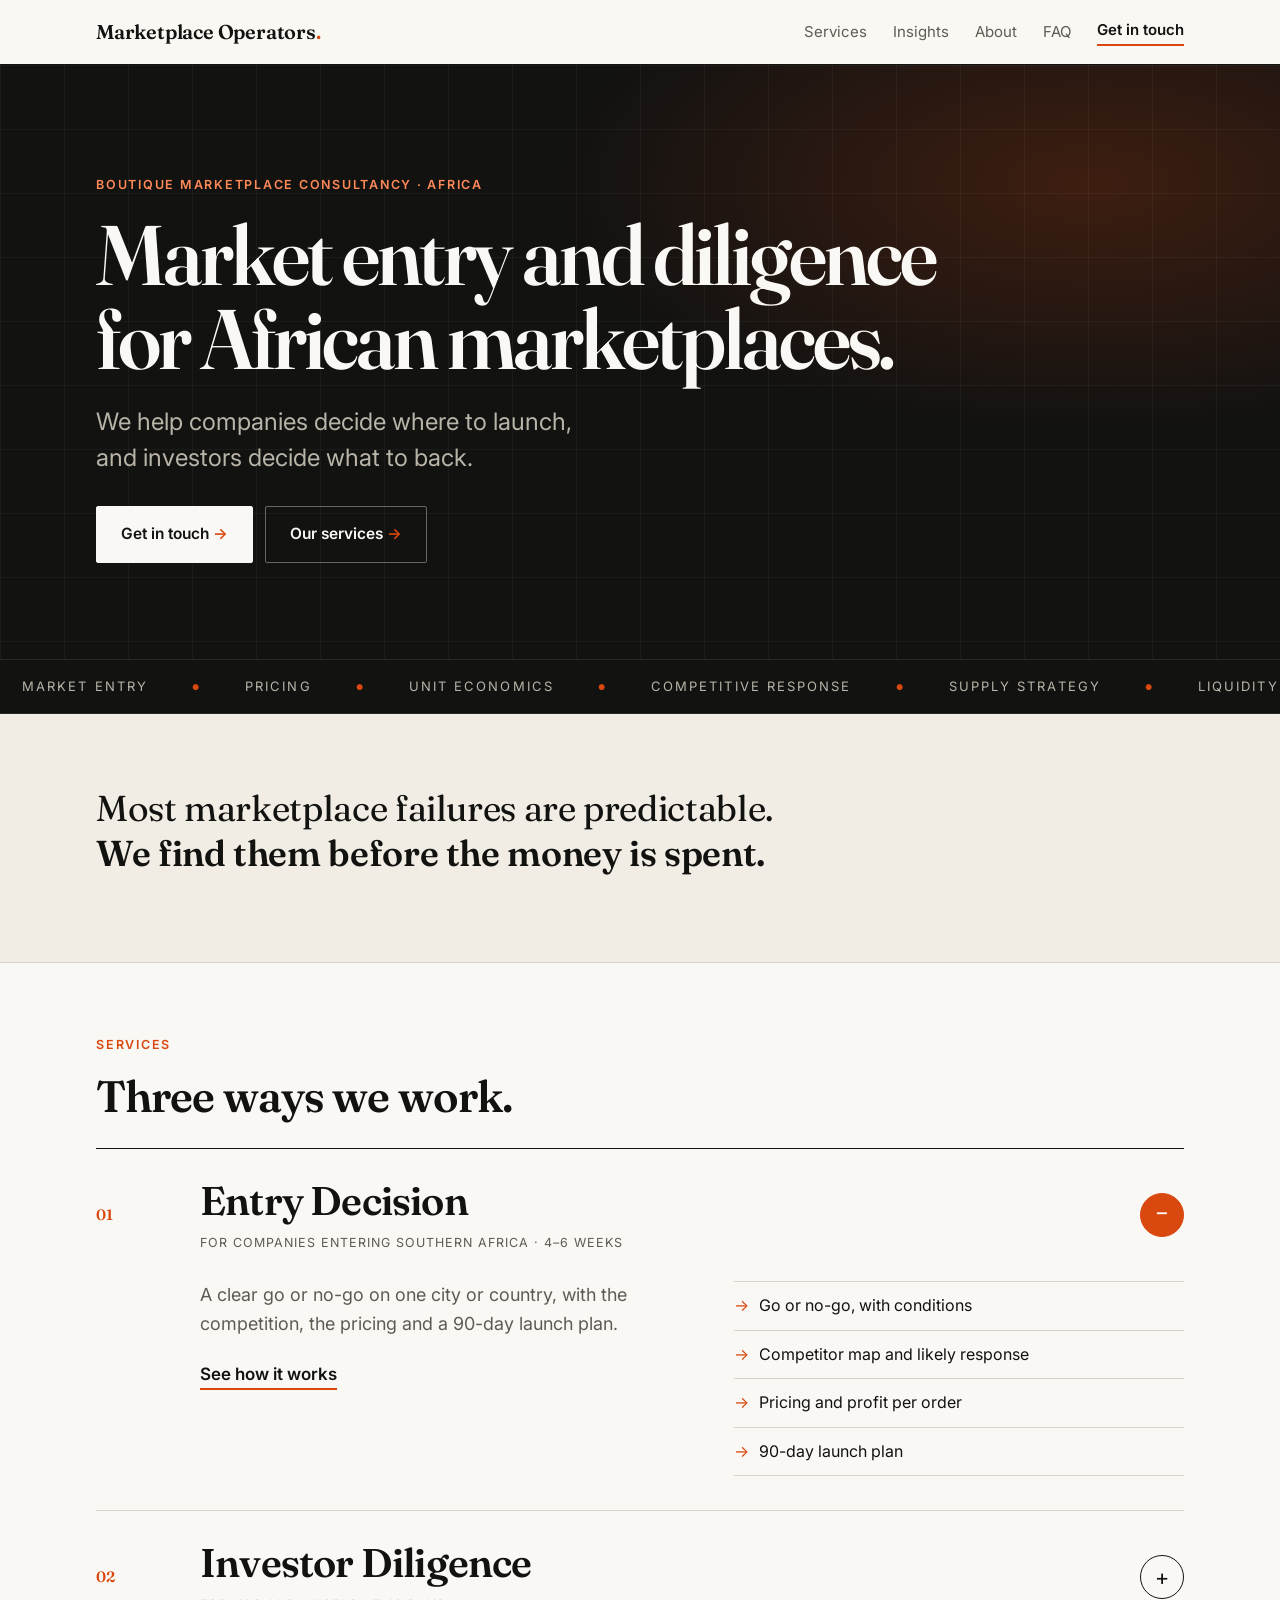
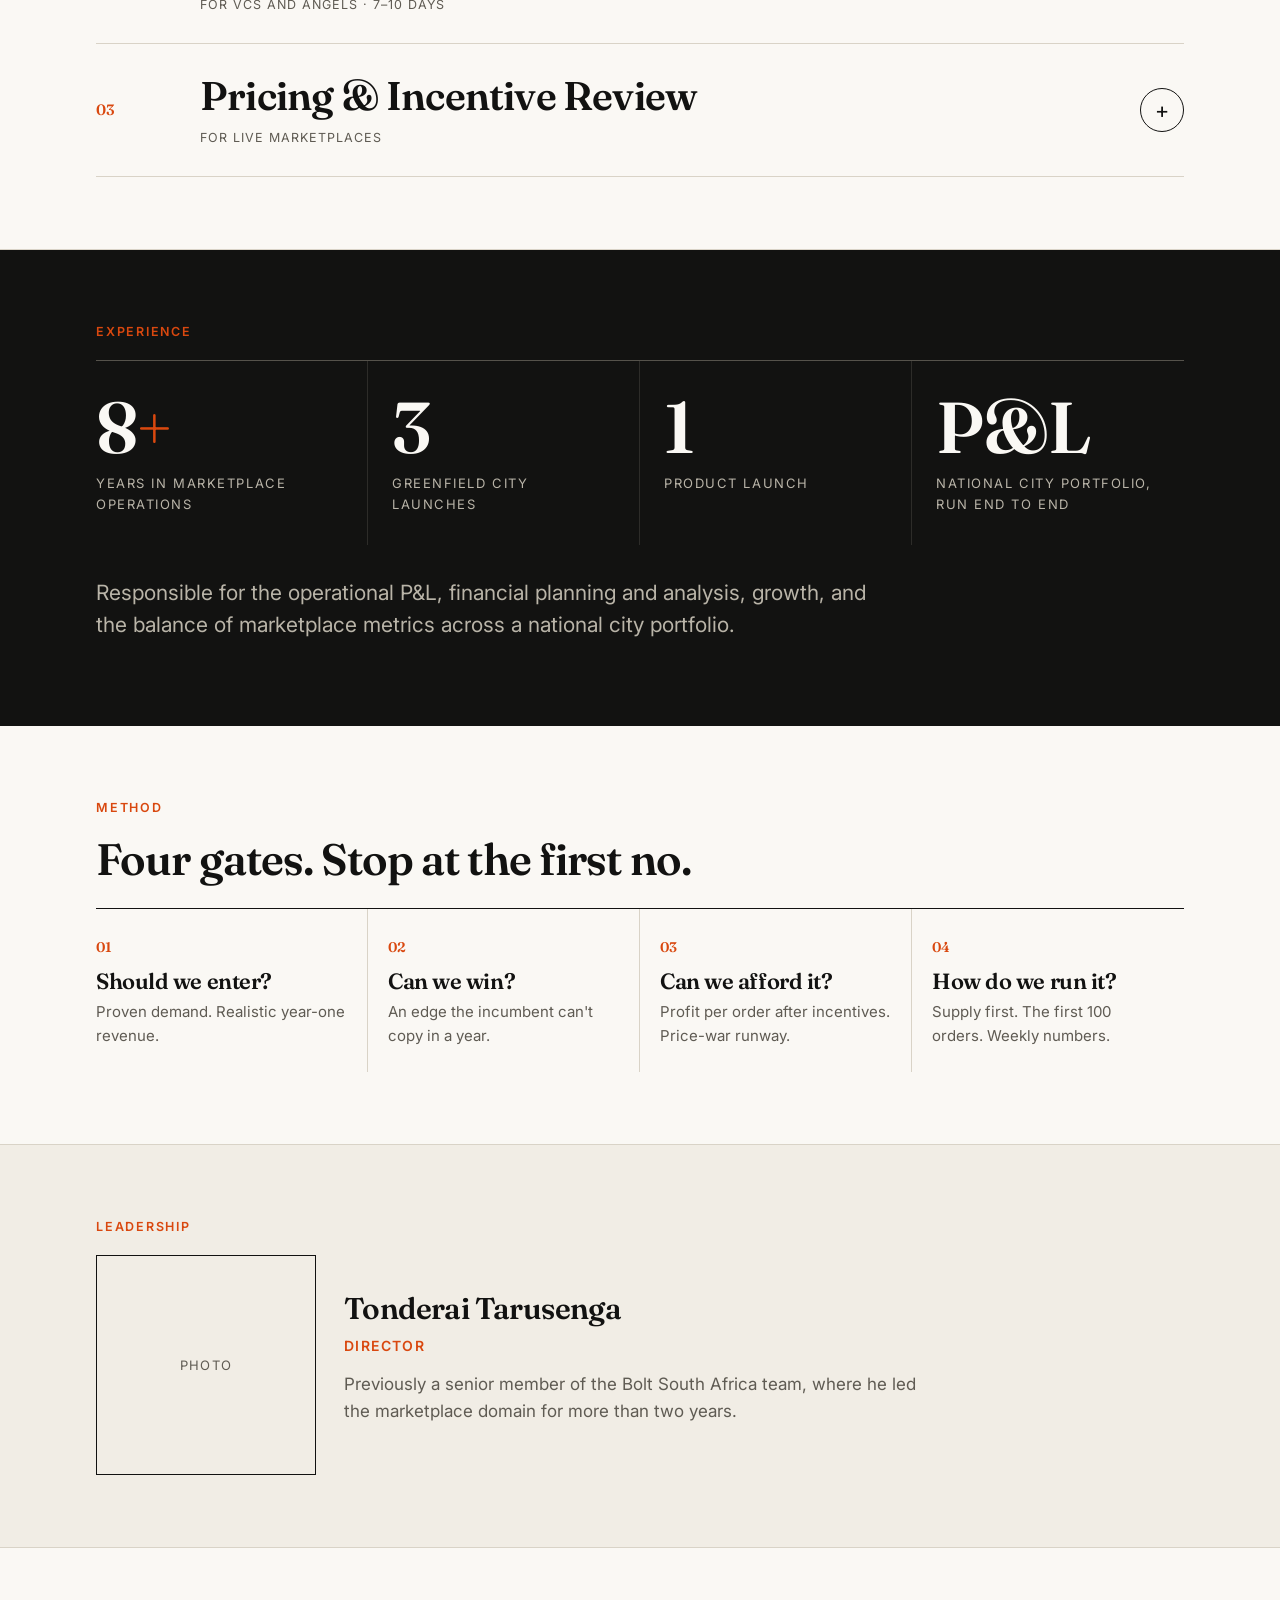
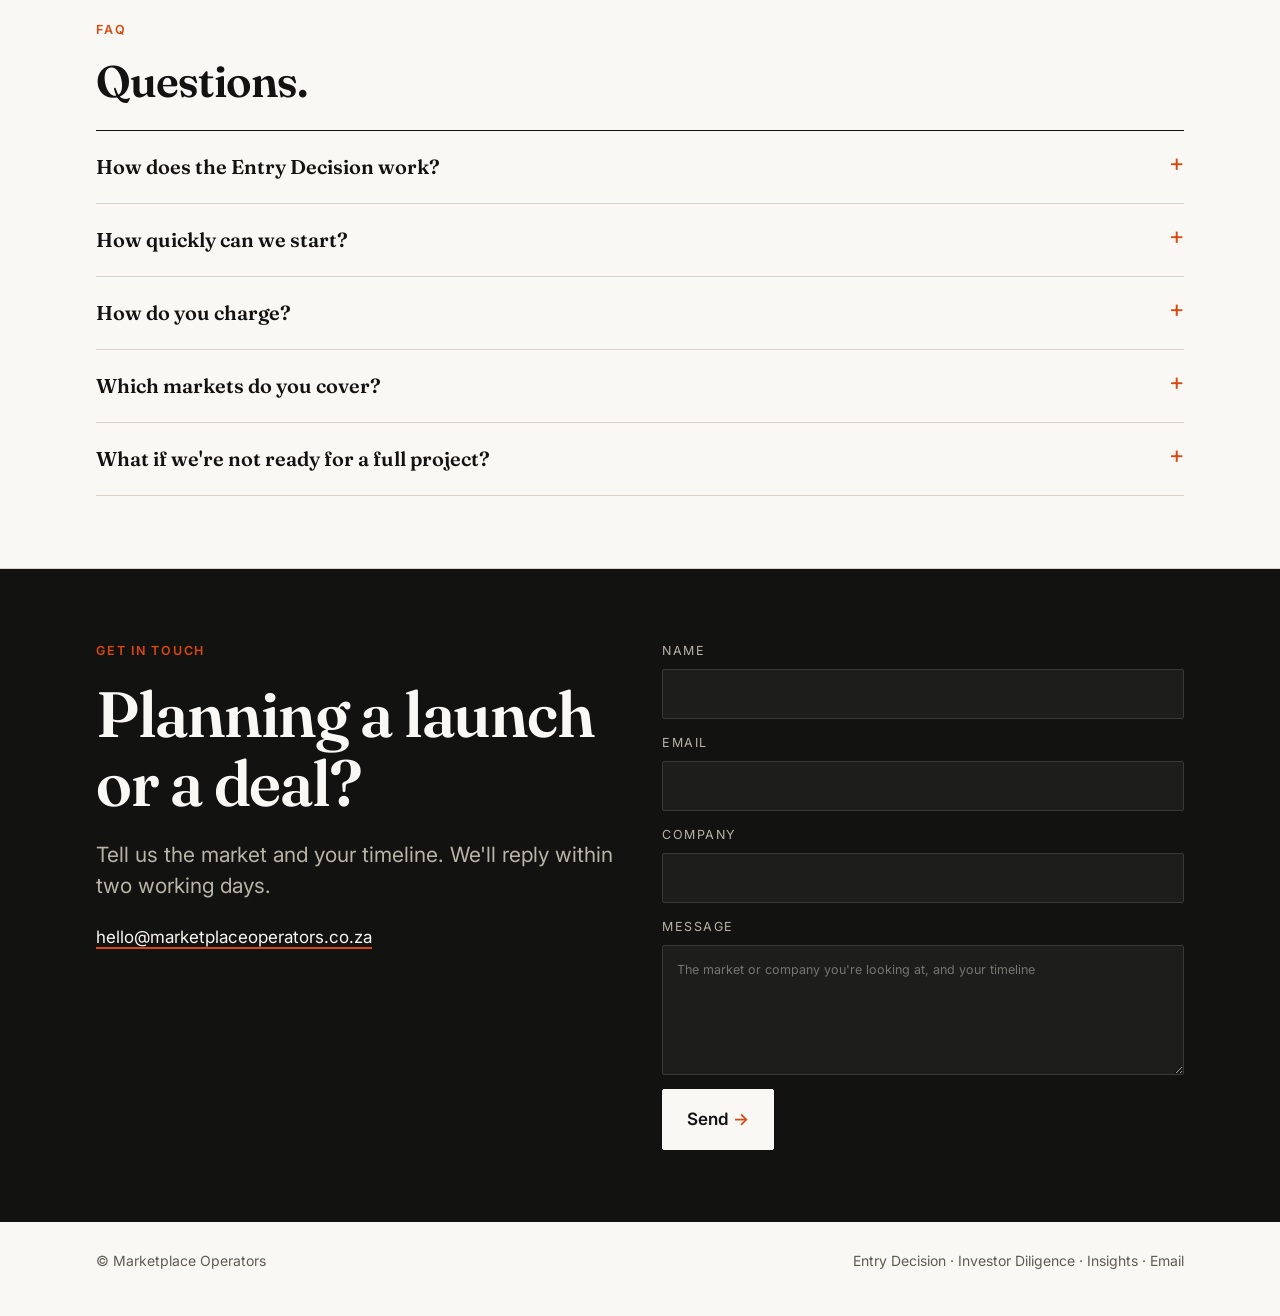
<file: website/index.html>
<!doctype html>
<html lang="en">
<head>
<meta charset="utf-8">
<meta name="viewport" content="width=device-width, initial-scale=1">
<title>Marketplace Operators | Market entry and diligence for marketplaces in Africa</title>
<meta name="description" content="Market entry strategy and operator diligence for marketplaces and platforms in Southern Africa. Built on four gates: should you enter, can you win, can you afford it, how do you run it.">
<link rel="canonical" href="https://marketplaceoperators.co.za/">
<meta property="og:title" content="Marketplace Operators">
<meta property="og:description" content="Market entry and operator diligence for marketplaces in Southern Africa.">
<meta property="og:url" content="https://marketplaceoperators.co.za/">
<meta property="og:type" content="website">
<link rel="preconnect" href="https://fonts.googleapis.com">
<link rel="preconnect" href="https://fonts.gstatic.com" crossorigin>
<link href="https://fonts.googleapis.com/css2?family=Fraunces:opsz,wght@9..144,400;9..144,600&family=Inter:wght@400;500;600&display=swap" rel="stylesheet">
<link rel="stylesheet" href="styles.css">
<script>document.documentElement.classList.add("js")</script>
<script type="application/ld+json">
{"@context":"https://schema.org","@type":"ProfessionalService","name":"Marketplace Operators","url":"https://marketplaceoperators.co.za/","email":"hello@marketplaceoperators.co.za","areaServed":["South Africa","Zimbabwe","Southern Africa"],"description":"Market entry strategy and operator diligence for marketplaces and platforms in Southern Africa.","founder":{"@type":"Person","name":"Tonderai Tarusenga","jobTitle":"Director"}}
</script>
<script type="application/ld+json">
{"@context":"https://schema.org","@type":"FAQPage","mainEntity":[
{"@type":"Question","name":"How does the Entry Decision work?","acceptedAnswer":{"@type":"Answer","text":"Four to six weeks. A kickoff to agree the market and the question, a weekly check-in, then a written memo and a debrief. You leave with a go or no-go, a competitor map, a pricing model and a 90-day plan."}},
{"@type":"Question","name":"How quickly can we start?","acceptedAnswer":{"@type":"Answer","text":"Usually within a week of agreeing scope. We keep only a few projects running at once."}},
{"@type":"Question","name":"How do you charge?","acceptedAnswer":{"@type":"Answer","text":"A fixed fee per project, agreed up front. Entry Decisions start from US$5,000. Investor Diligence is quoted per deal. No hourly billing."}},
{"@type":"Question","name":"Which markets do you cover?","acceptedAnswer":{"@type":"Answer","text":"South Africa, Zimbabwe and the wider Southern African region."}},
{"@type":"Question","name":"What if we're not ready for a full project?","acceptedAnswer":{"@type":"Answer","text":"Book a free 20-minute call. We'll tell you honestly whether we can help, and if not, who can."}}
]}
</script>
</head>
<body>

<header class="top">
  <div class="wrap">
    <a class="brand" href="index.html">Marketplace Operators<i>.</i></a>
    <nav class="menu">
      <a href="#services">Services</a>
      <a href="insights.html">Insights</a>
      <a href="#about">About</a>
      <a href="#faq">FAQ</a>
      <a class="cta" href="#contact">Get in touch</a>
    </nav>
  </div>
</header>

<main>

<section class="hero-dark">
  <div class="wrap herogrid">
    <div>
      <span class="eyebrow">Boutique marketplace consultancy · Africa</span>
      <h1>Market entry and diligence for African marketplaces.</h1>
      <p class="lead">We help companies decide where to launch, and investors decide what to back.</p>
      <div class="btns">
        <a class="btn" href="#contact">Get in touch</a>
        <a class="btn line" href="#services">Our services</a>
      </div>
    </div>
  </div>
</section>

<section class="ticker" aria-hidden="true">
  <div class="track">
    <span>Market entry</span><span>Pricing</span><span>Unit economics</span><span>Competitive response</span><span>Supply strategy</span><span>Liquidity</span><span>Retention</span><span>Leakage</span><span>Investor diligence</span>
    <span>Market entry</span><span>Pricing</span><span>Unit economics</span><span>Competitive response</span><span>Supply strategy</span><span>Liquidity</span><span>Retention</span><span>Leakage</span><span>Investor diligence</span>
  </div>
</section>

<section class="tint">
  <div class="wrap">
    <p class="belief">Most marketplace failures are predictable. <b>We find them before the money is spent.</b></p>
  </div>
</section>

<section id="services">
  <div class="wrap">
    <span class="eyebrow">Services</span>
    <h2>Three ways we work.</h2>
    <div class="svcs">
      <details class="svcd" open>
        <summary><span class="n">01</span><div><h3>Entry Decision</h3><span class="meta">For companies entering Southern Africa · 4–6 weeks</span></div><span class="pm"></span></summary>
        <div class="body">
          <div><p>A clear go or no-go on one city or country, with the competition, the pricing and a 90-day launch plan.</p><a class="more" href="market-entry.html">See how it works</a></div>
          <ul><li>Go or no-go, with conditions</li><li>Competitor map and likely response</li><li>Pricing and profit per order</li><li>90-day launch plan</li></ul>
        </div>
      </details>
      <details class="svcd">
        <summary><span class="n">02</span><div><h3>Investor Diligence</h3><span class="meta">For VCs and angels · 7–10 days</span></div><span class="pm"></span></summary>
        <div class="body">
          <div><p>An operator's read on a marketplace before you invest: what the numbers look like once incentives stop.</p><a class="more" href="investors.html">See how it works</a></div>
          <ul><li>Subsidy-free unit economics</li><li>Moat and competitive test</li><li>Retention and leakage check</li><li>Questions for the founders</li></ul>
        </div>
      </details>
      <details class="svcd">
        <summary><span class="n">03</span><div><h3>Pricing &amp; Incentive Review</h3><span class="meta">For live marketplaces</span></div><span class="pm"></span></summary>
        <div class="body">
          <div><p>Commission, fees and supplier incentives, checked against competitors and against what they actually buy.</p><a class="more" href="#contact">Talk to us</a></div>
          <ul><li>Take rate against competitors</li><li>What incentive spend buys</li><li>Supply retention</li><li>A test plan for changes</li></ul>
        </div>
      </details>
    </div>
  </div>
</section>

<section class="dark">
  <div class="wrap">
    <span class="eyebrow">Experience</span>
    <!-- VERIFY these figures against your CV before publishing -->
    <div class="nums four">
      <div><b><span class="cnt" data-to="8">8</span><i>+</i></b><span>Years in marketplace operations</span></div>
      <div><b><span class="cnt" data-to="3">3</span></b><span>Greenfield city launches</span></div>
      <div><b><span class="cnt" data-to="1">1</span></b><span>Product launch</span></div>
      <div><b>P&amp;L</b><span>National city portfolio, run end to end</span></div>
    </div>
    <p class="lead" style="max-width:60ch;margin-top:32px">Responsible for the operational P&amp;L, financial planning and analysis, growth, and the balance of marketplace metrics across a national city portfolio.</p>
  </div>
</section>

<section>
  <div class="wrap">
    <span class="eyebrow">Method</span>
    <h2>Four gates. Stop at the first no.</h2>
    <div class="gates4">
      <div><span class="gn">01</span><h3>Should we enter?</h3><p>Proven demand. Realistic year-one revenue.</p></div>
      <div><span class="gn">02</span><h3>Can we win?</h3><p>An edge the incumbent can't copy in a year.</p></div>
      <div><span class="gn">03</span><h3>Can we afford it?</h3><p>Profit per order after incentives. Price-war runway.</p></div>
      <div><span class="gn">04</span><h3>How do we run it?</h3><p>Supply first. The first 100 orders. Weekly numbers.</p></div>
    </div>
  </div>
</section>

<section class="tint" id="about">
  <div class="wrap">
    <span class="eyebrow">Leadership</span>
    <div class="lead-person">
      <div class="photo">Photo</div>
      <div>
        <h3>Tonderai Tarusenga</h3>
        <span class="role">Director</span>
        <p>Previously a senior member of the Bolt South Africa team, where he led the marketplace domain for more than two years.</p>
      </div>
    </div>
  </div>
</section>

<section id="faq">
  <div class="wrap">
    <span class="eyebrow">FAQ</span>
    <h2>Questions.</h2>
    <div class="faq">
      <details><summary>How does the Entry Decision work?</summary><p>Four to six weeks. A kickoff to agree the market and the question, a weekly check-in, then a written memo and a debrief. You leave with a go or no-go, a competitor map, a pricing model and a 90-day plan.</p></details>
      <details><summary>How quickly can we start?</summary><p>Usually within a week of agreeing scope. We keep only a few projects running at once.</p></details>
      <details><summary>How do you charge?</summary><p>A fixed fee per project, agreed up front. Entry Decisions start from US$5,000. Investor Diligence is quoted per deal. No hourly billing.</p></details>
      <details><summary>Which markets do you cover?</summary><p>South Africa, Zimbabwe and the wider Southern African region.</p></details>
      <details><summary>What if we're not ready for a full project?</summary><p>Book a free 20-minute call. We'll tell you honestly whether we can help, and if not, who can.</p></details>
    </div>
  </div>
</section>

<section class="dark" id="contact">
  <div class="wrap contactgrid">
    <div>
      <span class="eyebrow">Get in touch</span>
      <h2 style="font-size:clamp(36px,5.4vw,64px)">Planning a launch or a deal?</h2>
      <p class="lead">Tell us the market and your timeline. We'll reply within two working days.</p>
      <p style="margin-top:22px"><a href="mailto:hello@marketplaceoperators.co.za" style="color:var(--paper);border-bottom:2px solid var(--accent);text-decoration:none">hello@marketplaceoperators.co.za</a></p>
    </div>
    <form class="cform" id="contact-form">
      <label>Name<input name="name" required autocomplete="name"></label>
      <label>Email<input name="email" type="email" required autocomplete="email"></label>
      <label>Company<input name="company" autocomplete="organization"></label>
      <label>Message<textarea name="message" required placeholder="The market or company you're looking at, and your timeline"></textarea></label>
      <button type="submit">Send</button>
    </form>
  </div>
</section>

</main>

<footer>
  <div class="wrap">
    <span>© Marketplace Operators</span>
    <span><a href="market-entry.html">Entry Decision</a> · <a href="investors.html">Investor Diligence</a> · <a href="insights.html">Insights</a> · <a href="mailto:hello@marketplaceoperators.co.za">Email</a></span>
  </div>
</footer>

<script src="site.js" defer></script>
</body>
</html>
</file>
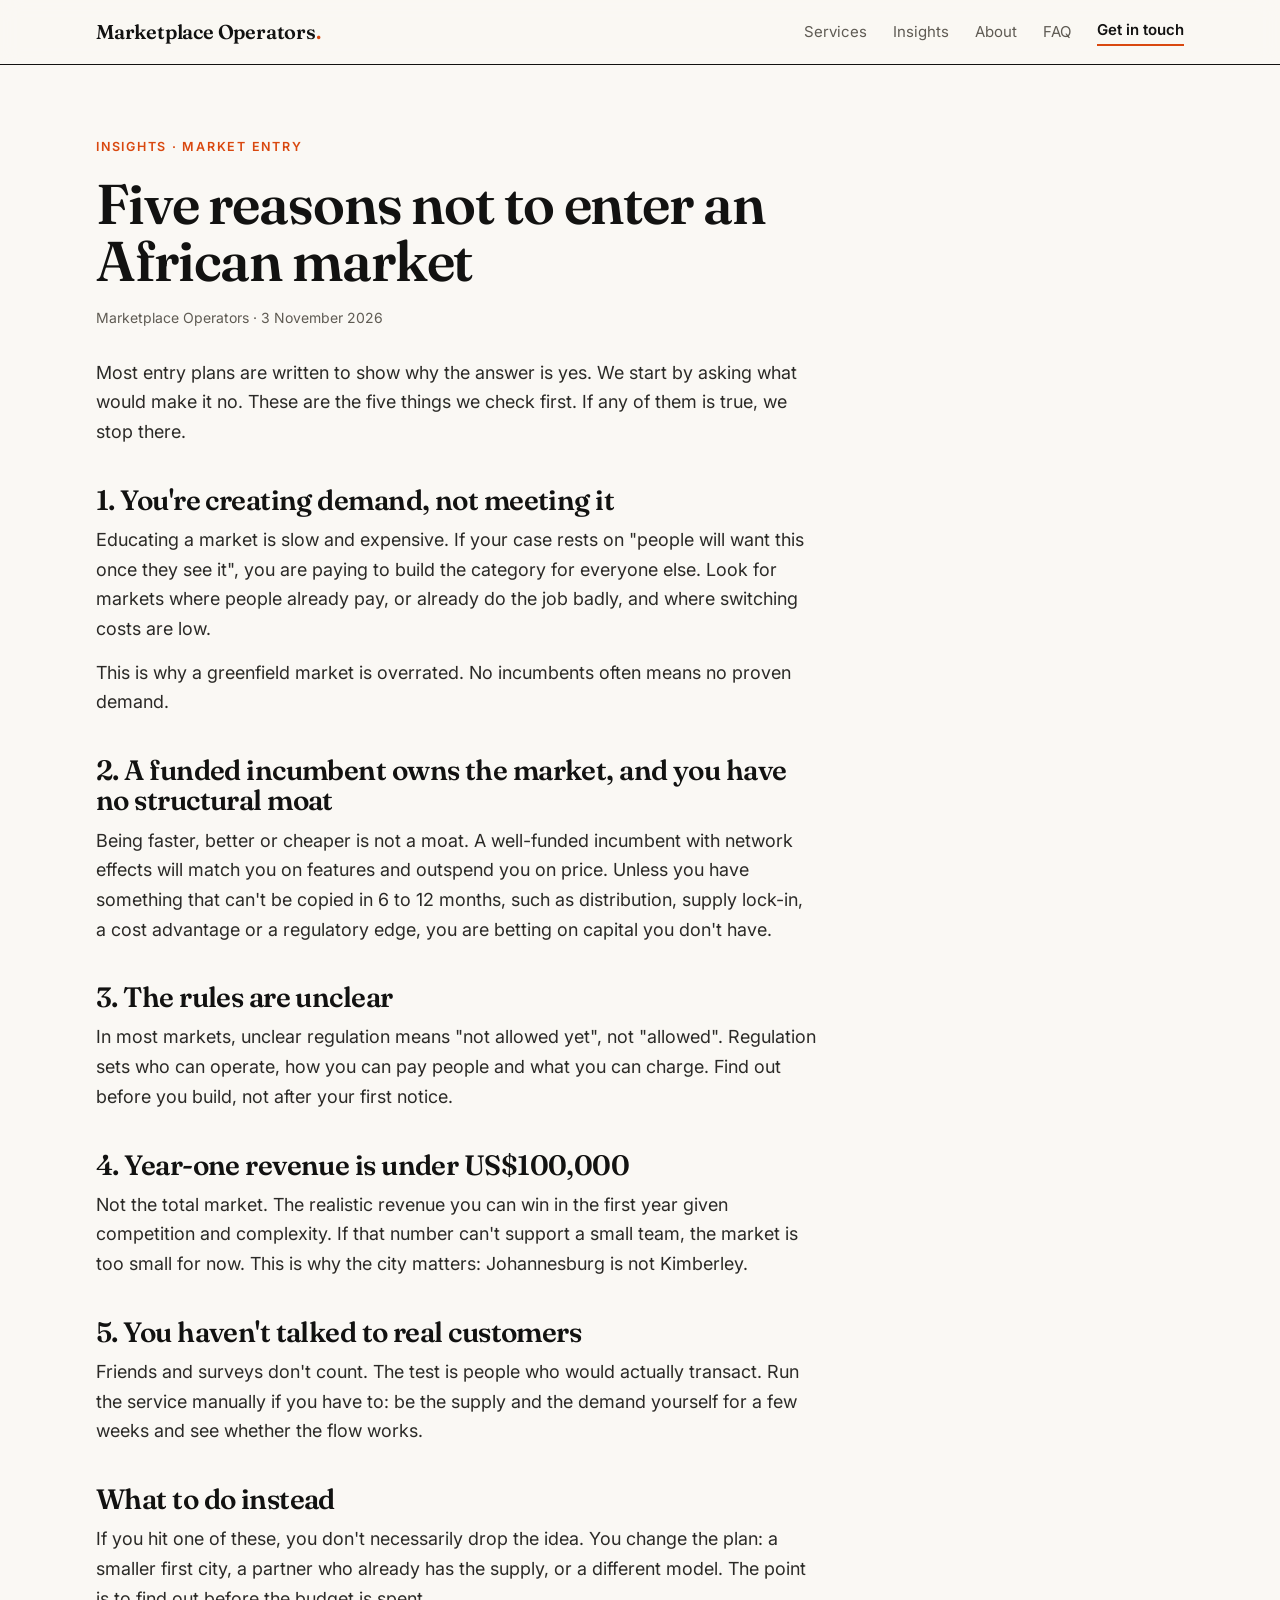
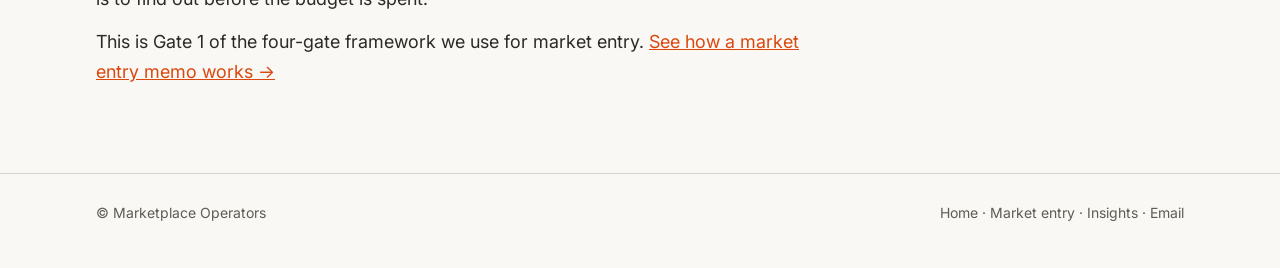
<file: website/five-reasons-not-to-enter-an-african-market.html>
<!doctype html>
<html lang="en">
<head>
<meta charset="utf-8">
<meta name="viewport" content="width=device-width, initial-scale=1">
<title>Five Reasons Not to Enter an African Market | Marketplace Operators</title>
<meta name="description" content="Before you expand a marketplace into Africa, check these five hard stops: demand that doesn't exist yet, entrenched incumbents, unclear regulation, a tiny year-one market, and no real customer conversations.">
<link rel="canonical" href="https://marketplaceoperators.co.za/five-reasons-not-to-enter-an-african-market.html">
<link rel="preconnect" href="https://fonts.googleapis.com">
<link rel="preconnect" href="https://fonts.gstatic.com" crossorigin>
<link href="https://fonts.googleapis.com/css2?family=Fraunces:opsz,wght@9..144,400;9..144,600&family=Inter:wght@400;500;600&display=swap" rel="stylesheet">
<link rel="stylesheet" href="styles.css">
<script>document.documentElement.classList.add("js")</script>
<script type="application/ld+json">
{"@context":"https://schema.org","@type":"Article","headline":"Five reasons not to enter an African market","author":{"@type":"Organization","name":"Marketplace Operators"},"datePublished":"2026-11-03","publisher":{"@type":"Organization","name":"Marketplace Operators"},"mainEntityOfPage":"https://marketplaceoperators.co.za/five-reasons-not-to-enter-an-african-market.html"}
</script>
</head>
<body>

<header class="top">
  <div class="wrap">
    <a class="brand" href="index.html">Marketplace Operators<i>.</i></a>
    <nav class="menu">
      <a href="index.html#services">Services</a>
      <a href="insights.html">Insights</a>
      <a href="index.html#about">About</a>
      <a href="index.html#faq">FAQ</a>
      <a class="cta" href="index.html#contact">Get in touch</a>
    </nav>
  </div>
</header>

<section>
  <div class="wrap">
    <article class="article">
      <span class="eyebrow">Insights · Market entry</span>
      <h1>Five reasons not to enter an African market</h1>
      <div class="meta">Marketplace Operators · 3 November 2026</div>
      <!-- DRAFT: read through and rewrite in your own voice before publishing -->

      <p>Most entry plans are written to show why the answer is yes. We start by asking what would make it no. These are the five things we check first. If any of them is true, we stop there.</p>

      <h2>1. You're creating demand, not meeting it</h2>
      <p>Educating a market is slow and expensive. If your case rests on "people will want this once they see it", you are paying to build the category for everyone else. Look for markets where people already pay, or already do the job badly, and where switching costs are low.</p>
      <p>This is why a greenfield market is overrated. No incumbents often means no proven demand.</p>

      <h2>2. A funded incumbent owns the market, and you have no structural moat</h2>
      <p>Being faster, better or cheaper is not a moat. A well-funded incumbent with network effects will match you on features and outspend you on price. Unless you have something that can't be copied in 6 to 12 months, such as distribution, supply lock-in, a cost advantage or a regulatory edge, you are betting on capital you don't have.</p>

      <h2>3. The rules are unclear</h2>
      <p>In most markets, unclear regulation means "not allowed yet", not "allowed". Regulation sets who can operate, how you can pay people and what you can charge. Find out before you build, not after your first notice.</p>

      
      <h2>4. Year-one revenue is under US$100,000</h2>
      <p>Not the total market. The realistic revenue you can win in the first year given competition and complexity. If that number can't support a small team, the market is too small for now. This is why the city matters: Johannesburg is not Kimberley.</p>

      <h2>5. You haven't talked to real customers</h2>
      <p>Friends and surveys don't count. The test is people who would actually transact. Run the service manually if you have to: be the supply and the demand yourself for a few weeks and see whether the flow works.</p>

      <h2>What to do instead</h2>
      <p>If you hit one of these, you don't necessarily drop the idea. You change the plan: a smaller first city, a partner who already has the supply, or a different model. The point is to find out before the budget is spent.</p>
      <p>This is Gate 1 of the four-gate framework we use for market entry. <a href="market-entry.html" style="color:var(--accent)">See how a market entry memo works →</a></p>
    </article>
  </div>
</section>

<footer>
  <div class="wrap">
    <span>© Marketplace Operators</span>
    <span><a href="index.html">Home</a> · <a href="market-entry.html">Market entry</a> · <a href="insights.html">Insights</a> · <a href="mailto:hello@marketplaceoperators.co.za">Email</a></span>
  </div>
</footer>

<script src="site.js" defer></script>
</body>
</html>
</file>
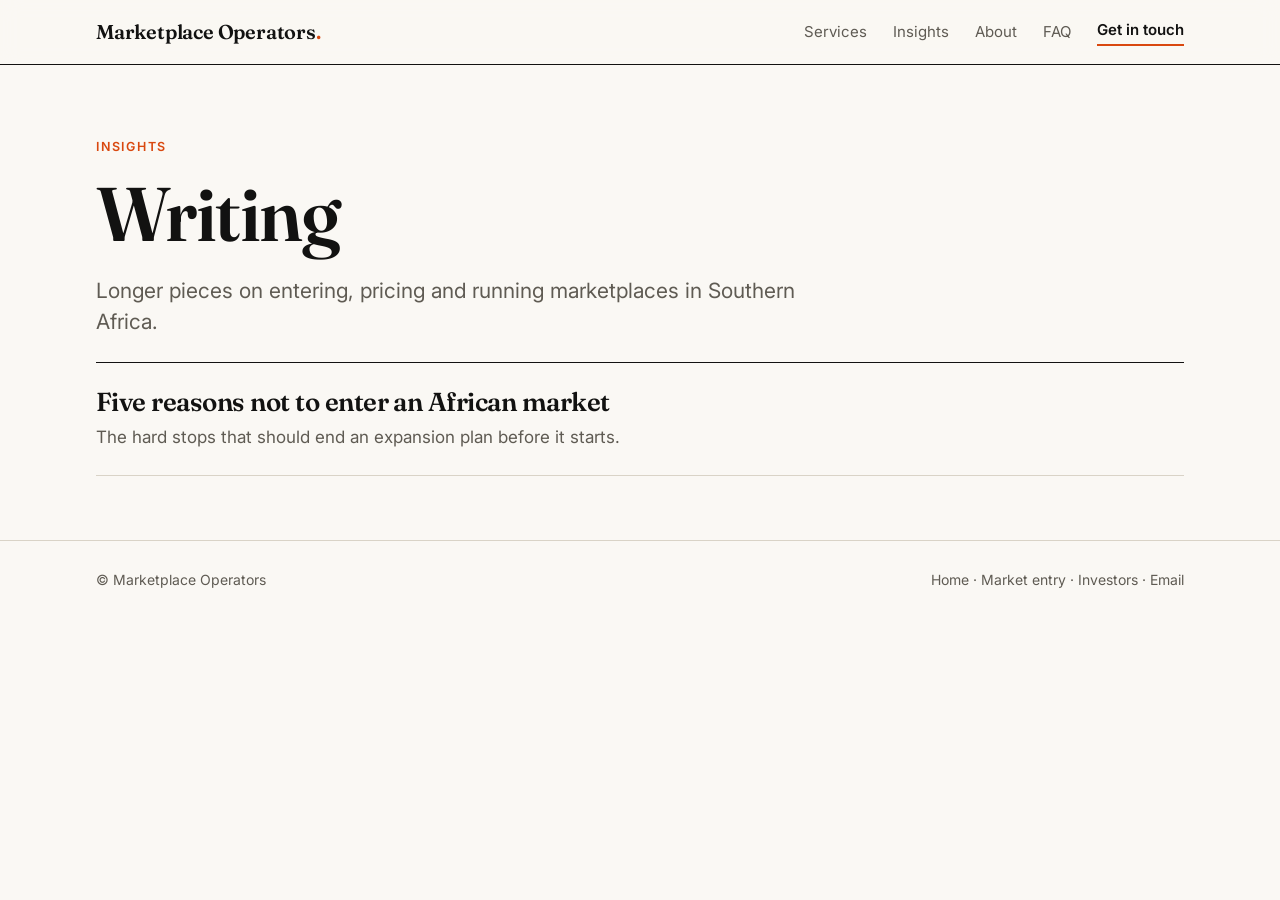
<file: website/insights.html>
<!doctype html>
<html lang="en">
<head>
<meta charset="utf-8">
<meta name="viewport" content="width=device-width, initial-scale=1">
<title>Insights on Marketplace Strategy in Africa | Marketplace Operators</title>
<meta name="description" content="Practical notes on market entry, pricing and unit economics for marketplaces in Southern Africa, from operators who have run them.">
<link rel="canonical" href="https://marketplaceoperators.co.za/insights.html">
<link rel="preconnect" href="https://fonts.googleapis.com">
<link rel="preconnect" href="https://fonts.gstatic.com" crossorigin>
<link href="https://fonts.googleapis.com/css2?family=Fraunces:opsz,wght@9..144,400;9..144,600&family=Inter:wght@400;500;600&display=swap" rel="stylesheet">
<link rel="stylesheet" href="styles.css">
<script>document.documentElement.classList.add("js")</script>
</head>
<body>

<header class="top">
  <div class="wrap">
    <a class="brand" href="index.html">Marketplace Operators<i>.</i></a>
    <nav class="menu">
      <a href="index.html#services">Services</a>
      <a href="insights.html">Insights</a>
      <a href="index.html#about">About</a>
      <a href="index.html#faq">FAQ</a>
      <a class="cta" href="index.html#contact">Get in touch</a>
    </nav>
  </div>
</header>

<section class="hero">
  <div class="wrap">
    <span class="eyebrow">Insights</span>
    <h1>Writing</h1>
    <p class="lead">Longer pieces on entering, pricing and running marketplaces in Southern Africa.</p>
    <div class="postlist">
      <a class="post" href="five-reasons-not-to-enter-an-african-market.html">
        <h3>Five reasons not to enter an African market</h3>
        <p>The hard stops that should end an expansion plan before it starts.</p>
      </a>
    </div>
  </div>
</section>

<footer>
  <div class="wrap">
    <span>© Marketplace Operators</span>
    <span><a href="index.html">Home</a> · <a href="market-entry.html">Market entry</a> · <a href="investors.html">Investors</a> · <a href="mailto:hello@marketplaceoperators.co.za">Email</a></span>
  </div>
</footer>

<script src="site.js" defer></script>
</body>
</html>
</file>
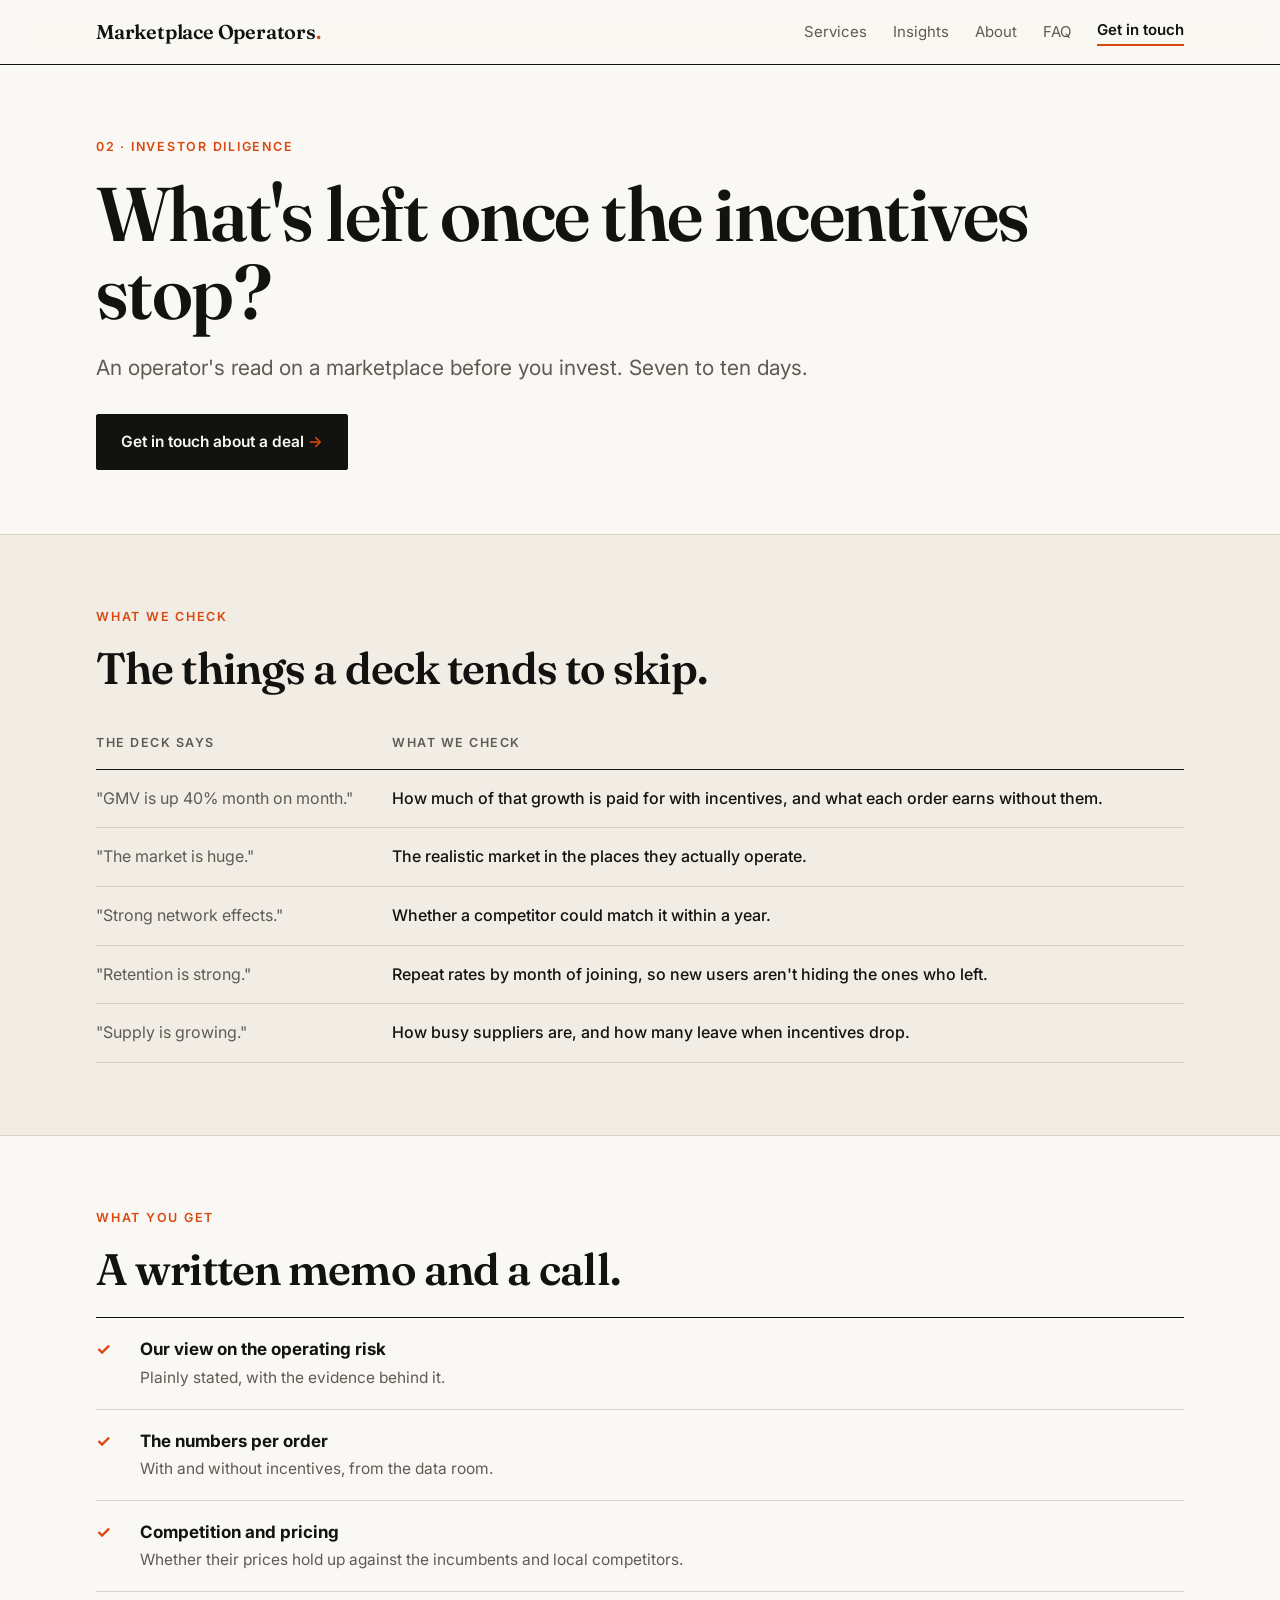
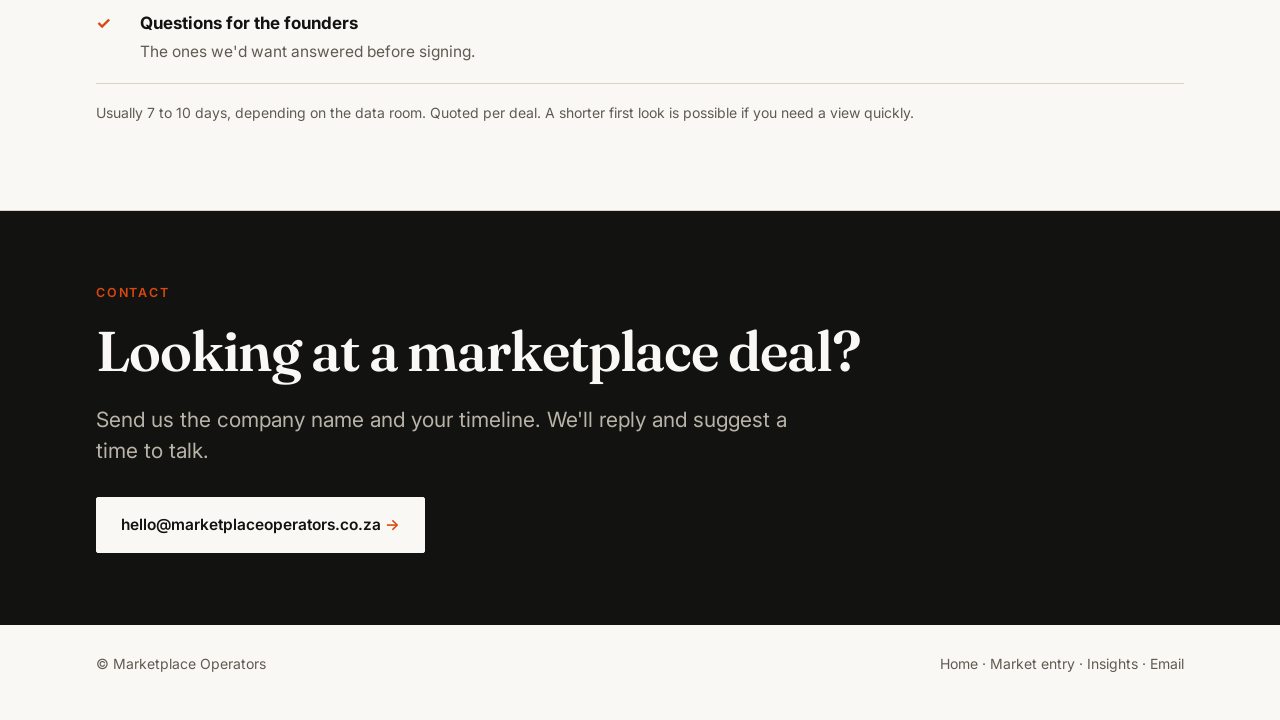
<file: website/investors.html>
<!doctype html>
<html lang="en">
<head>
<meta charset="utf-8">
<meta name="viewport" content="width=device-width, initial-scale=1">
<title>Marketplace Due Diligence for Investors in Africa | Marketplace Operators</title>
<meta name="description" content="Operator due diligence on African marketplaces for VCs and angels. Liquidity, unit economics with subsidies removed, pricing, moat and the questions to ask founders.">
<link rel="canonical" href="https://marketplaceoperators.co.za/investors.html">
<link rel="preconnect" href="https://fonts.googleapis.com">
<link rel="preconnect" href="https://fonts.gstatic.com" crossorigin>
<link href="https://fonts.googleapis.com/css2?family=Fraunces:opsz,wght@9..144,400;9..144,600&family=Inter:wght@400;500;600&display=swap" rel="stylesheet">
<link rel="stylesheet" href="styles.css">
<script>document.documentElement.classList.add("js")</script>
</head>
<body>

<header class="top">
  <div class="wrap">
    <a class="brand" href="index.html">Marketplace Operators<i>.</i></a>
    <nav class="menu">
      <a href="index.html#services">Services</a>
      <a href="insights.html">Insights</a>
      <a href="index.html#about">About</a>
      <a href="index.html#faq">FAQ</a>
      <a class="cta" href="#contact">Get in touch</a>
    </nav>
  </div>
</header>

<section class="hero">
  <div class="wrap">
    <span class="eyebrow">02 · Investor Diligence</span>
    <h1>What's left once the incentives stop?</h1>
    <p class="lead">An operator's read on a marketplace before you invest. Seven to ten days.</p>
    <div class="btns"><a class="btn" href="#contact">Get in touch about a deal</a></div>
  </div>
</section>

<section class="tint">
  <div class="wrap">
    <span class="eyebrow">What we check</span>
    <h2>The things a deck tends to skip.</h2>
    <table class="tbl">
      <thead><tr><th>The deck says</th><th>What we check</th></tr></thead>
      <tbody>
        <tr><td>"GMV is up 40% month on month."</td><td>How much of that growth is paid for with incentives, and what each order earns without them.</td></tr>
        <tr><td>"The market is huge."</td><td>The realistic market in the places they actually operate.</td></tr>
        <tr><td>"Strong network effects."</td><td>Whether a competitor could match it within a year.</td></tr>
        <tr><td>"Retention is strong."</td><td>Repeat rates by month of joining, so new users aren't hiding the ones who left.</td></tr>
        <tr><td>"Supply is growing."</td><td>How busy suppliers are, and how many leave when incentives drop.</td></tr>
      </tbody>
    </table>
  </div>
</section>

<section>
  <div class="wrap">
    <span class="eyebrow">What you get</span>
    <h2>A written memo and a call.</h2>
    <ul class="list">
      <li><div><b>Our view on the operating risk</b><span>Plainly stated, with the evidence behind it.</span></div></li>
      <li><div><b>The numbers per order</b><span>With and without incentives, from the data room.</span></div></li>
      <li><div><b>Competition and pricing</b><span>Whether their prices hold up against the incumbents and local competitors.</span></div></li>
      <li><div><b>Questions for the founders</b><span>The ones we'd want answered before signing.</span></div></li>
    </ul>
    <p class="note" style="margin-top:18px">Usually 7 to 10 days, depending on the data room. Quoted per deal. A shorter first look is possible if you need a view quickly.</p>
  </div>
</section>

<section class="dark" id="contact">
  <div class="wrap">
    <span class="eyebrow">Contact</span>
    <h2 style="font-size:clamp(32px,5vw,56px)">Looking at a marketplace deal?</h2>
    <p class="lead">Send us the company name and your timeline. We'll reply and suggest a time to talk.</p>
    <div class="btns"><a class="btn" href="mailto:hello@marketplaceoperators.co.za?subject=Marketplace%20diligence">hello@marketplaceoperators.co.za</a></div>
  </div>
</section>

<footer>
  <div class="wrap">
    <span>© Marketplace Operators</span>
    <span><a href="index.html">Home</a> · <a href="market-entry.html">Market entry</a> · <a href="insights.html">Insights</a> · <a href="mailto:hello@marketplaceoperators.co.za">Email</a></span>
  </div>
</footer>

<script src="site.js" defer></script>
</body>
</html>
</file>
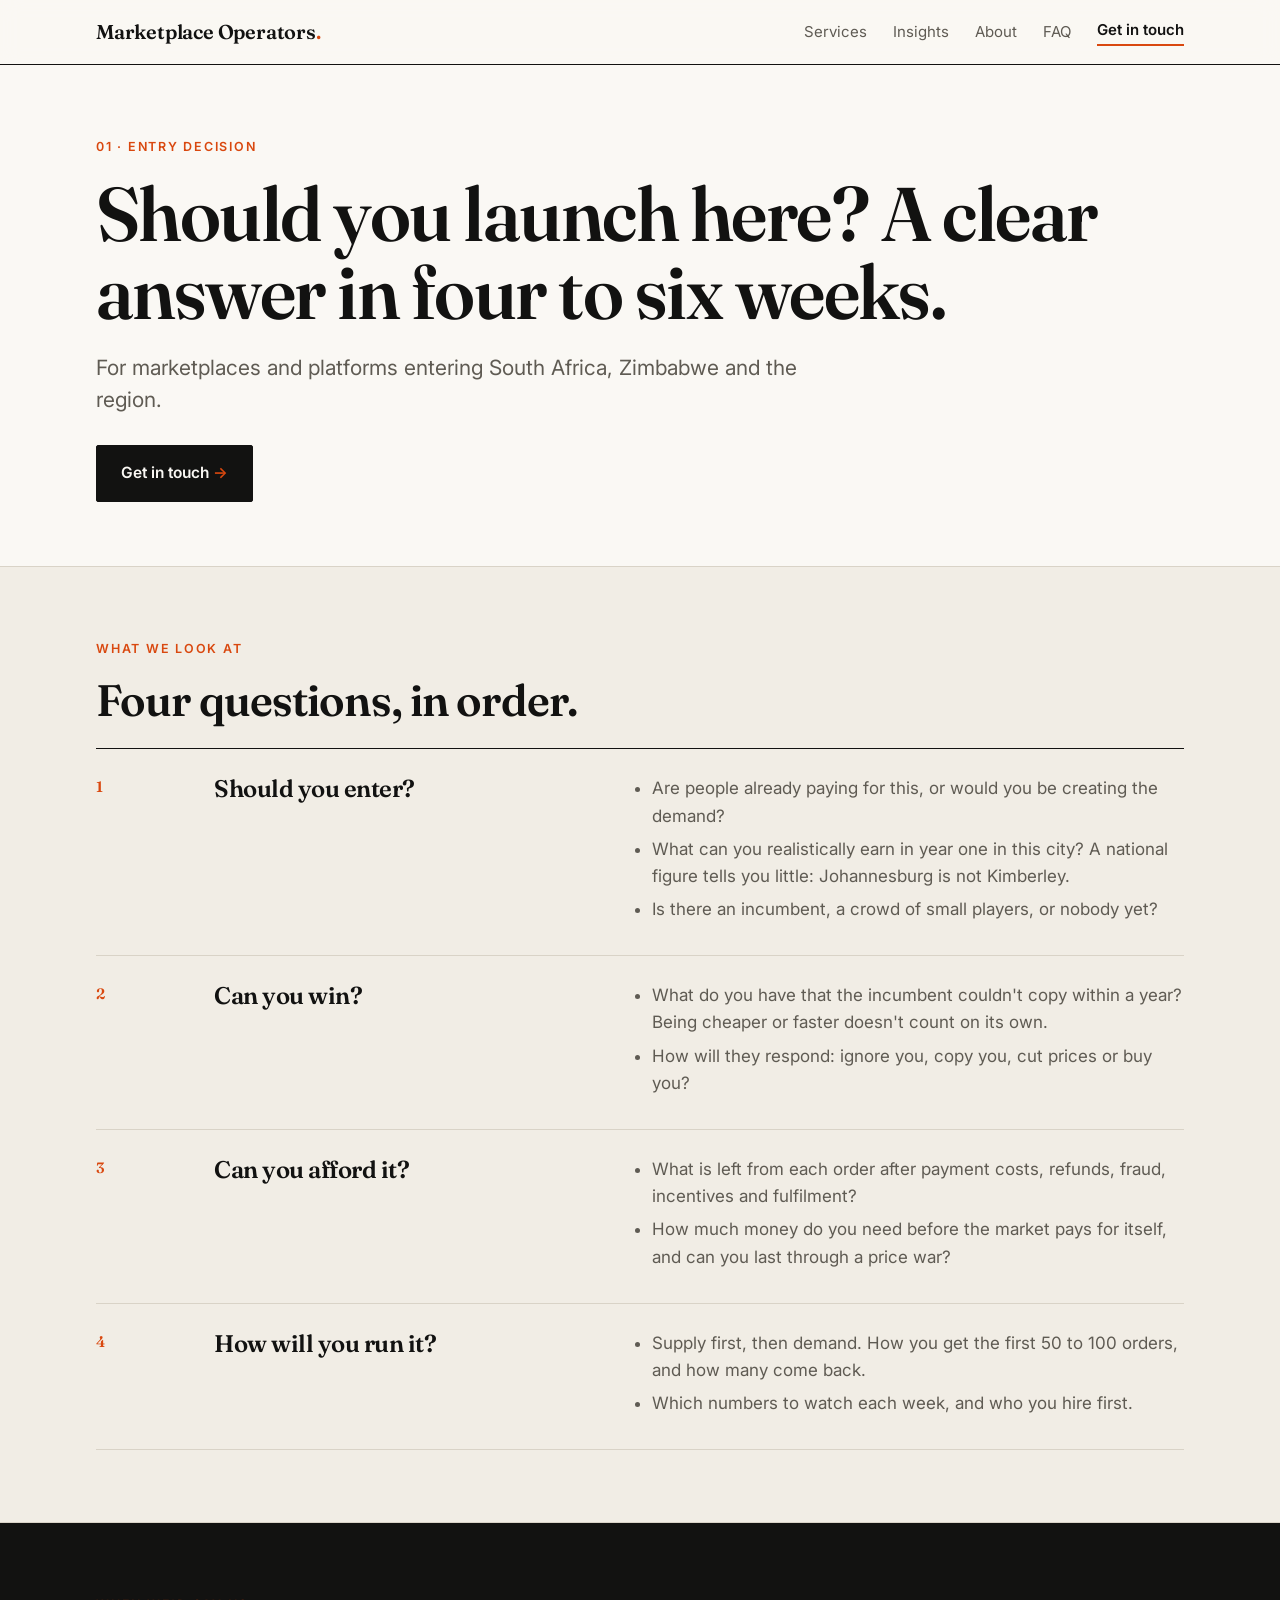
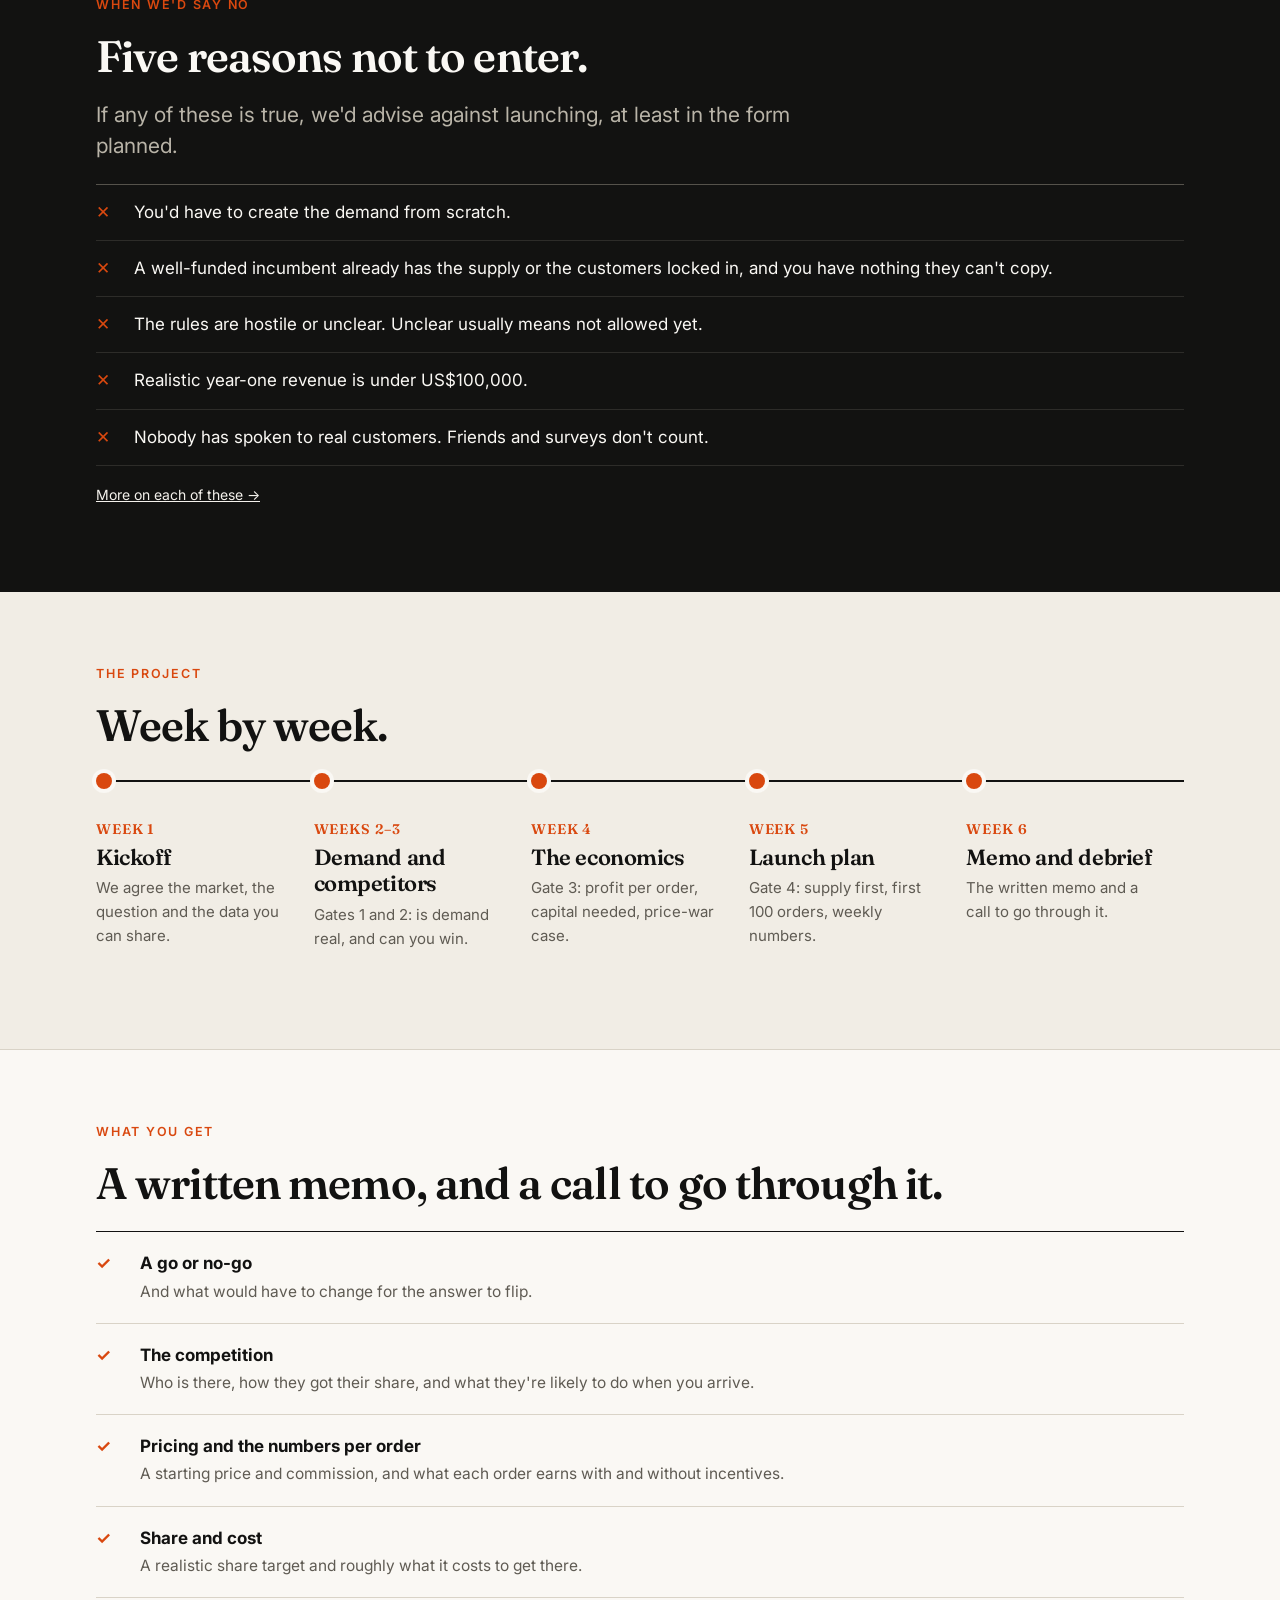
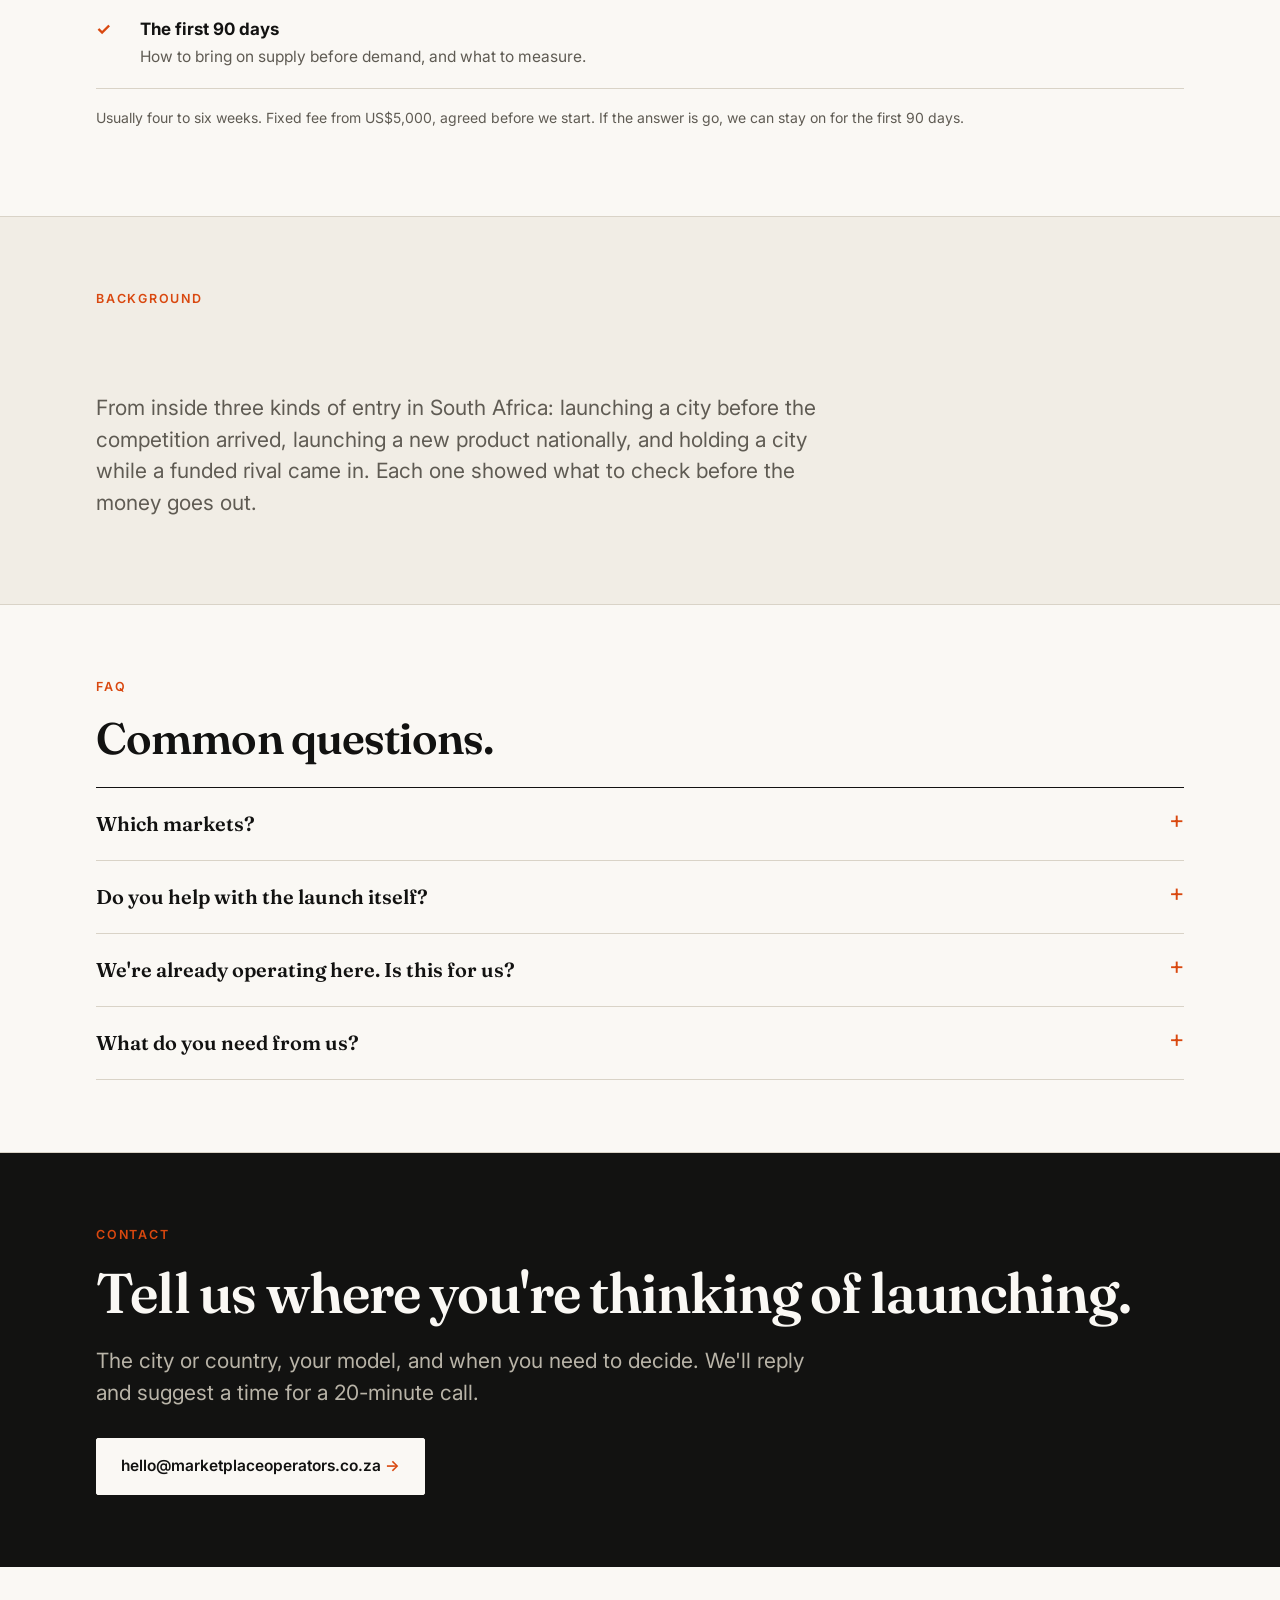
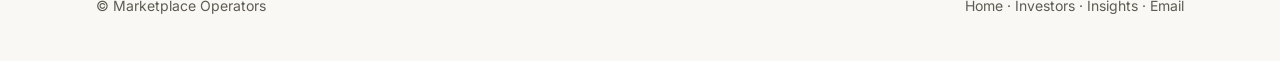
<file: website/market-entry.html>
<!doctype html>
<html lang="en">
<head>
<meta charset="utf-8">
<meta name="viewport" content="width=device-width, initial-scale=1">
<title>Market Entry Strategy for Marketplaces in Southern Africa | Marketplace Operators</title>
<meta name="description" content="Expanding a marketplace or platform into South Africa, Zimbabwe or Southern Africa? A fixed-fee market entry decision memo built on four go/no-go gates: demand, defensibility, economics and execution.">
<link rel="canonical" href="https://marketplaceoperators.co.za/market-entry.html">
<link rel="preconnect" href="https://fonts.googleapis.com">
<link rel="preconnect" href="https://fonts.gstatic.com" crossorigin>
<link href="https://fonts.googleapis.com/css2?family=Fraunces:opsz,wght@9..144,400;9..144,600&family=Inter:wght@400;500;600&display=swap" rel="stylesheet">
<link rel="stylesheet" href="styles.css">
<script>document.documentElement.classList.add("js")</script>
</head>
<body>

<header class="top">
  <div class="wrap">
    <a class="brand" href="index.html">Marketplace Operators<i>.</i></a>
    <nav class="menu">
      <a href="index.html#services">Services</a>
      <a href="insights.html">Insights</a>
      <a href="index.html#about">About</a>
      <a href="index.html#faq">FAQ</a>
      <a class="cta" href="#contact">Get in touch</a>
    </nav>
  </div>
</header>

<section class="hero">
  <div class="wrap">
    <span class="eyebrow">01 · Entry Decision</span>
    <h1>Should you launch here? A clear answer in four to six weeks.</h1>
    <p class="lead">For marketplaces and platforms entering South Africa, Zimbabwe and the region.</p>
    <div class="btns"><a class="btn" href="#contact">Get in touch</a></div>
  </div>
</section>

<section class="tint">
  <div class="wrap">
    <span class="eyebrow">What we look at</span>
    <h2>Four questions, in order.</h2>
    <div class="gates">
      <div class="gate"><span class="gn">1</span><h3>Should you enter?</h3><ul><li>Are people already paying for this, or would you be creating the demand?</li><li>What can you realistically earn in year one in this city? A national figure tells you little: Johannesburg is not Kimberley.</li><li>Is there an incumbent, a crowd of small players, or nobody yet?</li></ul></div>
      <div class="gate"><span class="gn">2</span><h3>Can you win?</h3><ul><li>What do you have that the incumbent couldn't copy within a year? Being cheaper or faster doesn't count on its own.</li><li>How will they respond: ignore you, copy you, cut prices or buy you?</li></ul></div>
      <div class="gate"><span class="gn">3</span><h3>Can you afford it?</h3><ul><li>What is left from each order after payment costs, refunds, fraud, incentives and fulfilment?</li><li>How much money do you need before the market pays for itself, and can you last through a price war?</li></ul></div>
      <div class="gate"><span class="gn">4</span><h3>How will you run it?</h3><ul><li>Supply first, then demand. How you get the first 50 to 100 orders, and how many come back.</li><li>Which numbers to watch each week, and who you hire first.</li></ul></div>
    </div>
  </div>
</section>

<section class="dark">
  <div class="wrap">
    <span class="eyebrow">When we'd say no</span>
    <h2>Five reasons not to enter.</h2>
    <p class="lead" style="margin-top:0">If any of these is true, we'd advise against launching, at least in the form planned.</p>
    <ul class="stops">
      <li><span>You'd have to create the demand from scratch.</span></li>
      <li><span>A well-funded incumbent already has the supply or the customers locked in, and you have nothing they can't copy.</span></li>
      <li><span>The rules are hostile or unclear. Unclear usually means not allowed yet.</span></li>
      <li><span>Realistic year-one revenue is under US$100,000.</span></li>
      <li><span>Nobody has spoken to real customers. Friends and surveys don't count.</span></li>
    </ul>
    <p class="note" style="margin-top:18px"><a href="five-reasons-not-to-enter-an-african-market.html" style="color:#f4f1ec">More on each of these →</a></p>
  </div>
</section>

<section class="tint">
  <div class="wrap">
    <span class="eyebrow">The project</span>
    <h2>Week by week.</h2>
    <div class="timeline">
      <div><span class="wk">WEEK 1</span><h3>Kickoff</h3><p>We agree the market, the question and the data you can share.</p></div>
      <div><span class="wk">WEEKS 2–3</span><h3>Demand and competitors</h3><p>Gates 1 and 2: is demand real, and can you win.</p></div>
      <div><span class="wk">WEEK 4</span><h3>The economics</h3><p>Gate 3: profit per order, capital needed, price-war case.</p></div>
      <div><span class="wk">WEEK 5</span><h3>Launch plan</h3><p>Gate 4: supply first, first 100 orders, weekly numbers.</p></div>
      <div><span class="wk">WEEK 6</span><h3>Memo and debrief</h3><p>The written memo and a call to go through it.</p></div>
    </div>
  </div>
</section>

<section>
  <div class="wrap">
    <span class="eyebrow">What you get</span>
    <h2>A written memo, and a call to go through it.</h2>
    <ul class="list">
      <li><div><b>A go or no-go</b><span>And what would have to change for the answer to flip.</span></div></li>
      <li><div><b>The competition</b><span>Who is there, how they got their share, and what they're likely to do when you arrive.</span></div></li>
      <li><div><b>Pricing and the numbers per order</b><span>A starting price and commission, and what each order earns with and without incentives.</span></div></li>
      <li><div><b>Share and cost</b><span>A realistic share target and roughly what it costs to get there.</span></div></li>
      <li><div><b>The first 90 days</b><span>How to bring on supply before demand, and what to measure.</span></div></li>
    </ul>
    <p class="note" style="margin-top:18px">Usually four to six weeks. Fixed fee from US$5,000, agreed before we start. If the answer is go, we can stay on for the first 90 days.</p>
  </div>
</section>

<section class="tint">
  <div class="wrap">
    <span class="eyebrow">Background</span>
    <h2>Where the method comes from.</h2>
    <!-- VERIFY against your CV before publishing -->
    <p class="lead" style="margin-top:0">From inside three kinds of entry in South Africa: launching a city before the competition arrived, launching a new product nationally, and holding a city while a funded rival came in. Each one showed what to check before the money goes out.</p>
  </div>
</section>

<section>
  <div class="wrap">
    <span class="eyebrow">FAQ</span>
    <h2>Common questions.</h2>
    <div class="faq">
      <details><summary>Which markets?</summary><p>South Africa and Zimbabwe, where we've worked on the ground, and the countries around them. For anywhere else, we'll tell you honestly whether we're the right fit.</p></details>
      <details><summary>Do you help with the launch itself?</summary><p>Yes. After the memo we can help through the first 90 days: bringing on supply, the first orders and the weekly numbers.</p></details>
      <details><summary>We're already operating here. Is this for us?</summary><p>Probably not the entry memo. A pricing review or an incentive audit is likely more useful. Get in touch and we'll work out which.</p></details>
      <details><summary>What do you need from us?</summary><p>Your business model, any numbers from your other markets, and one person who can make the decision.</p></details>
    </div>
  </div>
</section>

<section class="dark" id="contact">
  <div class="wrap">
    <span class="eyebrow">Contact</span>
    <h2 style="font-size:clamp(32px,5vw,56px)">Tell us where you're thinking of launching.</h2>
    <p class="lead">The city or country, your model, and when you need to decide. We'll reply and suggest a time for a 20-minute call.</p>
    <div class="btns"><a class="btn" href="mailto:hello@marketplaceoperators.co.za?subject=Market%20entry">hello@marketplaceoperators.co.za</a></div>
  </div>
</section>

<footer>
  <div class="wrap">
    <span>© Marketplace Operators</span>
    <span><a href="index.html">Home</a> · <a href="investors.html">Investors</a> · <a href="insights.html">Insights</a> · <a href="mailto:hello@marketplaceoperators.co.za">Email</a></span>
  </div>
</footer>

<script src="site.js" defer></script>
</body>
</html>
</file>
<file: website/styles.css>
/* Marketplace Operators: editorial, data-led. Change --accent to rebrand. */
:root{
  --ink:#121211;
  --paper:#faf8f4;
  --panel:#f1ede5;
  --rule:#d9d3c7;
  --muted:#5f5b53;
  --accent:#d9480f;
  --serif:"Fraunces",Georgia,"Times New Roman",serif;
  --sans:"Inter",system-ui,-apple-system,"Segoe UI",Roboto,sans-serif;
  --max:1120px;
}
*{box-sizing:border-box}
html{scroll-behavior:smooth}
body{margin:0;background:var(--paper);color:var(--ink);font:17px/1.6 var(--sans);-webkit-font-smoothing:antialiased}
a{color:inherit}
.wrap{max-width:var(--max);margin:0 auto;padding:0 16px}

/* Top bar */
.top{border-bottom:1px solid var(--ink)}
.top .wrap{display:flex;align-items:center;justify-content:space-between;gap:16px;height:64px}
.brand{font-family:var(--serif);font-weight:600;font-size:20px;letter-spacing:-.01em;text-decoration:none}
.brand i{font-style:normal;color:var(--accent)}
.menu{display:flex;gap:26px;align-items:center;font-size:15px}
.menu a{text-decoration:none;color:var(--muted)}
.menu a:hover{color:var(--ink)}
.menu a.cta{color:var(--ink);font-weight:600;border-bottom:2px solid var(--accent);padding-bottom:2px}
@media(max-width:700px){.menu a:not(.cta){display:none}}

/* Type */
h1,h2,h3{font-family:var(--serif);font-weight:600;letter-spacing:-.02em;margin:0}
h1{font-size:clamp(38px,6.4vw,76px);line-height:1.02}
h2{font-size:clamp(28px,4vw,44px);line-height:1.08;margin-bottom:18px}
h3{font-size:22px;line-height:1.2;margin-bottom:8px}
em{font-style:italic;color:var(--accent)}
p{margin:0 0 14px}
.eyebrow{font-size:12.5px;font-weight:600;letter-spacing:.14em;text-transform:uppercase;color:var(--accent);margin-bottom:18px;display:block}
.lead{font-size:clamp(18px,2vw,21px);line-height:1.5;color:var(--muted);max-width:56ch;margin-top:22px}
.lead b{color:var(--ink);font-weight:600}
.note{font-size:14px;color:var(--muted)}

/* Buttons */
.btns{display:flex;flex-wrap:wrap;gap:12px;margin-top:30px}
.btn{display:inline-block;background:var(--ink);color:var(--paper);text-decoration:none;font-weight:600;font-size:15.5px;padding:15px 24px;border-radius:2px;border:1px solid var(--ink)}
.btn::after{content:" →";color:var(--accent)}
.btn:hover{background:var(--accent);border-color:var(--accent)}
.btn:hover::after{color:var(--paper)}
.btn.line{background:transparent;color:var(--ink)}
.btn.line:hover{background:var(--ink);color:var(--paper);border-color:var(--ink)}
.btn.line:hover::after{color:var(--accent)}

/* Sections */
section{border-bottom:1px solid var(--rule);padding:72px 0}
section.tint{background:var(--panel)}
section.dark{background:var(--ink);color:var(--paper);border-bottom:0}
section.dark .lead,section.dark .note{color:#b9b4a8}
section.dark .btn{background:var(--paper);color:var(--ink);border-color:var(--paper)}
section.dark .btn:hover{background:var(--accent);border-color:var(--accent);color:var(--paper)}
section.dark .btn.line{background:transparent;color:var(--paper);border-color:#55524b}
section.dark .btn.line:hover{border-color:var(--paper);background:transparent;color:var(--paper)}

/* Hero grid with chart */
.hero{padding:72px 0 64px}
.herogrid{display:grid;gap:40px;align-items:center}
@media(min-width:900px){.herogrid{grid-template-columns:1.25fr 1fr}}
.figure{border:1px solid var(--ink);background:var(--panel);padding:20px}
.figure svg{width:100%;height:auto;display:block}
.figure .cap{font-size:12.5px;color:var(--muted);margin-top:10px;border-top:1px solid var(--rule);padding-top:10px}
.figure .ttl{font-family:var(--serif);font-weight:600;font-size:18px;margin-bottom:12px}

/* Columns separated by rules */
.cols{display:grid;gap:0;border-top:1px solid var(--ink)}
@media(min-width:800px){.cols.c2{grid-template-columns:1fr 1fr}.cols.c3{grid-template-columns:repeat(3,1fr)}}
.col{padding:26px 24px 28px 0;border-bottom:1px solid var(--rule)}
@media(min-width:800px){.col{border-bottom:0;border-right:1px solid var(--rule);padding:28px 26px 30px}.col:first-child{padding-left:0}.col:last-child{border-right:0}}
.col .n{font-family:var(--serif);color:var(--accent);font-weight:600;font-size:15px;display:block;margin-bottom:10px}
.col p{color:var(--muted)}
.dark .col p{color:#b9b4a8}
.dark .cols{border-color:#55524b}
.dark .col{border-color:#2d2c29}

/* Offer boxes */
.offers{display:grid;gap:18px;margin-top:26px}
@media(min-width:800px){.offers{grid-template-columns:1fr 1fr}}
.offer{display:flex;flex-direction:column;border:1px solid var(--ink);background:var(--paper);padding:30px;text-decoration:none;transition:background .15s}
.offer:hover{background:var(--panel)}
.offer .for{font-size:12.5px;font-weight:600;letter-spacing:.12em;text-transform:uppercase;color:var(--accent);margin-bottom:12px}
.offer h3{font-size:30px;margin-bottom:12px}
.offer p{color:var(--muted)}
.offer ul{list-style:none;padding:0;margin:8px 0 22px;border-top:1px solid var(--rule)}
.offer li{padding:9px 0;border-bottom:1px solid var(--rule);font-size:15.5px}
.offer .go{margin-top:auto;font-weight:600}
.offer .go::after{content:" →";color:var(--accent)}

/* Comparison table */
.tbl{width:100%;border-collapse:collapse;margin-top:24px;font-size:16px}
.tbl th,.tbl td{text-align:left;vertical-align:top;padding:16px 14px 16px 0;border-bottom:1px solid var(--rule)}
.tbl th{font-size:12.5px;letter-spacing:.12em;text-transform:uppercase;color:var(--muted);font-weight:600;border-bottom:1px solid var(--ink)}
.tbl td:first-child{color:var(--muted)}
.tbl td:last-child{font-weight:500}
@media(max-width:640px){.tbl th:first-child,.tbl td:first-child{width:46%}}

/* Stats */
.stats{display:grid;gap:0;border-top:1px solid #55524b}
@media(min-width:800px){.stats{grid-template-columns:repeat(3,1fr)}}
.stat{padding:28px 24px 30px 0;border-bottom:1px solid #2d2c29}
@media(min-width:800px){.stat{border-bottom:0;border-right:1px solid #2d2c29;padding:30px 26px}.stat:first-child{padding-left:0}.stat:last-child{border-right:0}}
.stat .big{font-family:var(--serif);font-weight:600;font-size:clamp(30px,4vw,44px);line-height:1.05;letter-spacing:-.02em}
.stat .big i{font-style:normal;color:var(--accent)}
.stat p{color:#b9b4a8;margin:12px 0 0;font-size:15.5px}

/* Check list */
.list{list-style:none;padding:0;margin:24px 0 0;border-top:1px solid var(--ink)}
.list li{display:grid;grid-template-columns:34px 1fr;gap:10px;padding:18px 0;border-bottom:1px solid var(--rule)}
.list li::before{content:"✓";color:var(--accent);font-weight:700}
.list b{display:block;font-size:17px}
.list span{color:var(--muted);font-size:15.5px}

/* About */
.about{display:grid;gap:36px;align-items:start}
@media(min-width:860px){.about{grid-template-columns:1.3fr 1fr}}
.about .quote{font-family:var(--serif);font-size:clamp(22px,2.6vw,30px);line-height:1.25;font-weight:400;letter-spacing:-.01em}
.about .quote span{color:var(--muted)}
.photo{aspect-ratio:4/5;background:var(--panel);border:1px solid var(--ink);display:grid;place-items:center;color:var(--muted);font-size:13px;letter-spacing:.1em;text-transform:uppercase}

/* FAQ */
.faq{border-top:1px solid var(--ink);margin-top:24px}
.faq details{border-bottom:1px solid var(--rule)}
.faq summary{list-style:none;cursor:pointer;display:flex;justify-content:space-between;gap:16px;padding:20px 0;font-family:var(--serif);font-weight:600;font-size:20px}
.faq summary::-webkit-details-marker{display:none}
.faq summary::after{content:"+";color:var(--accent);font-family:var(--sans);font-weight:400;font-size:24px;line-height:1}
.faq details[open] summary::after{content:"−"}
.faq details p{color:var(--muted);padding:0 0 20px;margin:0;max-width:64ch}

/* Footer */
footer{padding:28px 0 44px;font-size:14px;color:var(--muted)}
footer .wrap{display:flex;flex-wrap:wrap;justify-content:space-between;gap:12px}
footer a{text-decoration:none}
footer a:hover{color:var(--ink)}

/* --- Additions: gates, objections, articles --- */
.gates{display:grid;gap:0;border-top:1px solid var(--ink);margin-top:24px}
.gate{display:grid;gap:12px;padding:26px 0;border-bottom:1px solid var(--rule)}
@media(min-width:800px){.gate{grid-template-columns:90px 1fr 1.4fr;gap:28px;align-items:start}}
.gate .gn{font-family:var(--serif);font-weight:600;color:var(--accent);font-size:15px;letter-spacing:.04em}
.gate h3{margin:0;font-size:24px}
.gate ul{margin:0;padding-left:18px;color:var(--muted)}
.gate li{margin-bottom:6px}
.stops{margin:22px 0 0;padding:0;list-style:none;border-top:1px solid #55524b}
.stops li{padding:14px 0;border-bottom:1px solid #2d2c29;display:grid;grid-template-columns:30px 1fr;gap:8px}
.stops li::before{content:"✕";color:var(--accent);font-weight:700}
.stats.s4{grid-template-columns:1fr}
@media(min-width:800px){.stats.s4{grid-template-columns:1fr 1fr}.stats.s4 .stat{border-right:0;padding-left:0;border-bottom:1px solid #2d2c29}.stats.s4 .stat:nth-child(odd){border-right:1px solid #2d2c29;padding-right:26px}.stats.s4 .stat:nth-child(even){padding-left:26px}}
.price{display:grid;gap:14px;margin-top:22px}
@media(min-width:800px){.price{grid-template-columns:repeat(3,1fr)}}
.price .tier{border:1px solid var(--ink);padding:24px;background:var(--paper)}
.price .tier .for{font-size:12.5px;font-weight:600;letter-spacing:.12em;text-transform:uppercase;color:var(--accent)}
.price .tier h3{margin:8px 0 8px}
.price .tier p{color:var(--muted);margin:0 0 10px}
.price .tier .amt{font-family:var(--serif);font-weight:600;font-size:22px;margin-top:6px}
.article{max-width:720px}
.article h1{font-size:clamp(34px,5vw,56px)}
.article h2{font-size:28px;margin:38px 0 10px}
.article p{color:#2b2a27;font-size:18px;line-height:1.65}
.article .meta{color:var(--muted);font-size:14px;margin:18px 0 28px}
.article blockquote{margin:24px 0;padding:6px 0 6px 20px;border-left:3px solid var(--accent);font-family:var(--serif);font-size:22px;line-height:1.3}
.postlist{border-top:1px solid var(--ink);margin-top:24px}
.post{display:block;text-decoration:none;padding:24px 0;border-bottom:1px solid var(--rule)}
.post h3{font-size:26px;margin-bottom:6px}
.post p{color:var(--muted);margin:0}
.post:hover h3{color:var(--accent)}

/* --- Punchier home: services, tags, numbers --- */
.belief{font-family:var(--serif);font-size:clamp(24px,3.2vw,36px);line-height:1.25;font-weight:400;letter-spacing:-.01em;max-width:30ch}
.belief b{font-weight:600}
.svc{display:grid;gap:0;border-top:1px solid var(--ink);margin-top:28px}
.svc a{display:grid;gap:10px;padding:30px 0;border-bottom:1px solid var(--rule);text-decoration:none}
@media(min-width:860px){.svc a{grid-template-columns:80px 1.1fr 1.3fr;gap:28px;align-items:start}}
.svc .n{font-family:var(--serif);color:var(--accent);font-weight:600;font-size:15px}
.svc h3{font-size:clamp(26px,3vw,34px);margin:0}
.svc .meta{font-size:13px;color:var(--muted);letter-spacing:.06em;text-transform:uppercase;margin-top:8px;display:block}
.svc p{color:var(--muted);margin:0 0 14px}
.svc a:hover h3{color:var(--accent)}
.tags{display:flex;flex-wrap:wrap;gap:8px}
.tags span{border:1px solid var(--ink);padding:6px 12px;font-size:14px;font-weight:500}
.nums{display:grid;gap:0;border-top:1px solid #55524b;margin-top:10px}
@media(min-width:760px){.nums{grid-template-columns:repeat(3,1fr)}}
.nums div{padding:26px 0;border-bottom:1px solid #2d2c29}
@media(min-width:760px){.nums div{border-bottom:0;border-right:1px solid #2d2c29;padding:30px 26px}.nums div:first-child{padding-left:0}.nums div:last-child{border-right:0}}
.nums b{display:block;font-family:var(--serif);font-weight:600;font-size:clamp(48px,6vw,72px);line-height:1;letter-spacing:-.03em}
.nums b i{font-style:normal;color:var(--accent)}
.nums > div > span{display:block;margin-top:10px;font-size:13px;letter-spacing:.12em;text-transform:uppercase;color:#b9b4a8}
.nums .cnt{display:inline;margin:0;font:inherit;letter-spacing:inherit;text-transform:none;color:inherit}
.gates4{display:grid;gap:0;border-top:1px solid var(--ink);margin-top:24px}
@media(min-width:800px){.gates4{grid-template-columns:repeat(4,1fr)}}
.gates4 div{padding:22px 20px 24px 0;border-bottom:1px solid var(--rule)}
@media(min-width:800px){.gates4 div{border-bottom:0;border-right:1px solid var(--rule);padding:24px 20px}.gates4 div:first-child{padding-left:0}.gates4 div:last-child{border-right:0}}
.gates4 .gn{font-family:var(--serif);color:var(--accent);font-weight:600;font-size:14px}
.gates4 h3{font-size:22px;margin:8px 0 6px}
.gates4 p{color:var(--muted);font-size:15px;margin:0}
.lead-person{display:grid;gap:28px;align-items:center}
@media(min-width:760px){.lead-person{grid-template-columns:220px 1fr}}
.lead-person .photo{aspect-ratio:1/1}
.lead-person h3{font-size:30px;margin:0}
.lead-person .role{color:var(--accent);font-weight:600;font-size:14px;letter-spacing:.1em;text-transform:uppercase;margin:8px 0 14px;display:block}
.lead-person p{color:var(--muted);max-width:52ch}

/* --- Motion and polish --- */
.top{position:sticky;top:0;z-index:20;background:rgba(250,248,244,.92);backdrop-filter:saturate(1.2) blur(10px);-webkit-backdrop-filter:saturate(1.2) blur(10px);transition:box-shadow .25s}
.top.scrolled{box-shadow:0 6px 24px rgba(18,18,17,.08)}
html.js .rv{opacity:0;transform:translateY(22px);transition:opacity .8s cubic-bezier(.2,.7,.2,1),transform .8s cubic-bezier(.2,.7,.2,1)}
html.js .rv.in{opacity:1;transform:none}
@media (prefers-reduced-motion: reduce){html.js .rv{opacity:1;transform:none;transition:none}.ticker .track{animation:none}.draw{animation:none!important;stroke-dashoffset:0!important}}

/* Dark hero */
.hero-dark{position:relative;overflow:hidden;background:var(--ink);color:var(--paper);border-bottom:0;padding:84px 0 72px;
  background-image:linear-gradient(rgba(244,241,236,.045) 1px,transparent 1px),linear-gradient(90deg,rgba(244,241,236,.045) 1px,transparent 1px),radial-gradient(ellipse 60% 60% at 85% 20%,rgba(217,72,15,.22),transparent 70%);
  background-size:64px 64px,64px 64px,100% 100%}
.hero-dark .herogrid{align-items:center}
.hero-dark h1{font-size:clamp(42px,6.6vw,92px);line-height:1.0;letter-spacing:-.035em}
.hero-dark .eyebrow{color:#ff8a57}
.hero-dark .lead{color:#b9b4a8;font-size:clamp(19px,2.2vw,24px)}
.hero-dark .btn{background:var(--paper);color:var(--ink);border-color:var(--paper)}
.hero-dark .btn:hover{background:var(--accent);border-color:var(--accent);color:var(--paper)}
.hero-dark .btn.line{background:transparent;color:var(--paper);border-color:#6a675f}
.hero-dark .btn.line:hover{border-color:var(--paper)}
.chart{width:100%}
.chart svg{width:100%;height:auto;display:block}
.chart .cap{font-size:12.5px;color:#8f8b82;margin-top:8px}
.draw{stroke-dasharray:1;stroke-dashoffset:1;animation:draw 2.2s .5s cubic-bezier(.4,0,.2,1) forwards}
.draw.d2{animation-delay:2.4s;animation-duration:1.8s}
@keyframes draw{to{stroke-dashoffset:0}}
.fadein{opacity:0;animation:fadein .8s 2.2s forwards}
.fadein.late{animation-delay:3.8s}
@keyframes fadein{to{opacity:1}}

/* Ticker */
.ticker{background:var(--ink);border-top:1px solid #2a2a27;border-bottom:1px solid #2a2a27;padding:16px 0;overflow:hidden;color:#b9b4a8}
.ticker .track{display:flex;width:max-content;animation:tick 38s linear infinite}
.ticker span{font-size:13px;letter-spacing:.16em;text-transform:uppercase;padding:0 22px;white-space:nowrap}
.ticker span::after{content:"●";color:var(--accent);margin-left:44px;font-size:8px;vertical-align:middle}
@keyframes tick{to{transform:translateX(-50%)}}

/* Service accordion */
.svcs{border-top:1px solid var(--ink);margin-top:28px}
.svcd{border-bottom:1px solid var(--rule)}
.svcd summary{display:grid;grid-template-columns:48px 1fr 44px;gap:14px;align-items:center;padding:28px 0;cursor:pointer;list-style:none}
@media(min-width:760px){.svcd summary{grid-template-columns:80px 1fr 44px;gap:24px}}
.svcd summary::-webkit-details-marker{display:none}
.svcd .n{font-family:var(--serif);color:var(--accent);font-weight:600;font-size:15px}
.svcd h3{font-size:clamp(26px,3.2vw,40px);margin:0;transition:color .2s,transform .3s}
.svcd .meta{display:block;font-size:12.5px;color:var(--muted);letter-spacing:.08em;text-transform:uppercase;margin-top:8px}
.svcd .pm{width:44px;height:44px;border-radius:50%;border:1.5px solid var(--ink);display:grid;place-items:center;font-size:22px;line-height:1;transition:background .2s,color .2s,transform .3s}
.svcd .pm::before{content:"+"}
.svcd[open] .pm{background:var(--accent);border-color:var(--accent);color:#fff;transform:rotate(180deg)}
.svcd[open] .pm::before{content:"−"}
.svcd summary:hover h3{color:var(--accent);transform:translateX(6px)}
.svcd .body{padding:0 0 34px 62px;display:grid;gap:24px}
@media(min-width:760px){.svcd .body{padding-left:104px;grid-template-columns:1.1fr 1fr;gap:40px}}
.svcd .body p{color:var(--muted);margin:0 0 16px;font-size:18px}
.svcd .body ul{list-style:none;padding:0;margin:0;border-top:1px solid var(--rule)}
.svcd .body li{padding:11px 0;border-bottom:1px solid var(--rule);font-size:16px}
.svcd .body li::before{content:"→";color:var(--accent);margin-right:10px}
.svcd .more{font-weight:600;text-decoration:none;border-bottom:2px solid var(--accent);display:inline-block;margin-top:6px}

/* Timeline */
.timeline{display:grid;gap:0;margin-top:30px;border-top:2px solid var(--ink)}
.timeline > div{position:relative;padding:26px 18px 26px 0}
.timeline > div::before{content:"";position:absolute;top:-9px;left:0;width:16px;height:16px;border-radius:50%;background:var(--accent);box-shadow:0 0 0 4px var(--paper)}
@media(min-width:860px){.timeline{grid-template-columns:repeat(5,1fr)}}
@media(max-width:859px){.timeline{border-top:0;border-left:2px solid var(--ink);margin-left:8px}.timeline > div{padding:6px 0 26px 28px}.timeline > div::before{top:6px;left:-9px}}
.timeline .wk{font-family:var(--serif);color:var(--accent);font-weight:600;font-size:14px;display:block;margin-top:10px;letter-spacing:.06em}
.timeline h3{font-size:22px;margin:4px 0 6px}
.timeline p{color:var(--muted);font-size:15px;margin:0}

/* Contact form */
.contactgrid{display:grid;gap:44px}
@media(min-width:900px){.contactgrid{grid-template-columns:1fr 1fr}}
.cform{display:grid;gap:14px}
.cform label{font-size:12.5px;letter-spacing:.12em;text-transform:uppercase;color:#b9b4a8;display:grid;gap:8px}
.cform input,.cform textarea{font:inherit;color:var(--paper);background:#1d1d1b;border:1px solid #3a3935;border-radius:2px;padding:14px 14px;width:100%}
.cform input:focus,.cform textarea:focus{outline:2px solid var(--accent);outline-offset:1px}
.cform textarea{min-height:130px;resize:vertical}
.cform button{font:inherit;font-weight:600;cursor:pointer;background:var(--paper);color:var(--ink);border:1px solid var(--paper);padding:16px 24px;border-radius:2px;justify-self:start}
.cform button::after{content:" →";color:var(--accent)}
.cform button:hover{background:var(--accent);border-color:var(--accent);color:#fff}
.cform button:hover::after{color:#fff}

/* Hero without chart: single column, wider headline */
.hero-dark .herogrid{display:block}
.hero-dark h1{max-width:16ch}
.hero-dark .lead{max-width:34ch}
.hero-dark{padding:110px 0 96px}
@media(max-width:700px){.hero-dark{padding:72px 0 64px}}

/* Single stat */
.nums.one{grid-template-columns:1fr}
.nums.one div{border-right:0;padding:36px 0 40px}
.nums.one b{font-size:clamp(88px,16vw,180px)}
.nums.one > div > span{font-size:14px}

/* Four-stat experience row */
.nums.four{grid-template-columns:1fr}
@media(min-width:620px){
  .nums.four{grid-template-columns:1fr 1fr}
  .nums.four div{border-right:0;border-bottom:1px solid #2d2c29;padding:30px 26px}
  .nums.four div:nth-child(odd){padding-left:0;border-right:1px solid #2d2c29}
  .nums.four div:nth-last-child(-n+2){border-bottom:0}
}
@media(min-width:1000px){
  .nums.four{grid-template-columns:repeat(4,1fr)}
  .nums.four div{border-bottom:0;border-right:1px solid #2d2c29;padding:30px 24px}
  .nums.four div:nth-child(odd){padding-left:24px}
  .nums.four div:first-child{padding-left:0}
  .nums.four div:last-child{border-right:0}
}
</file>
